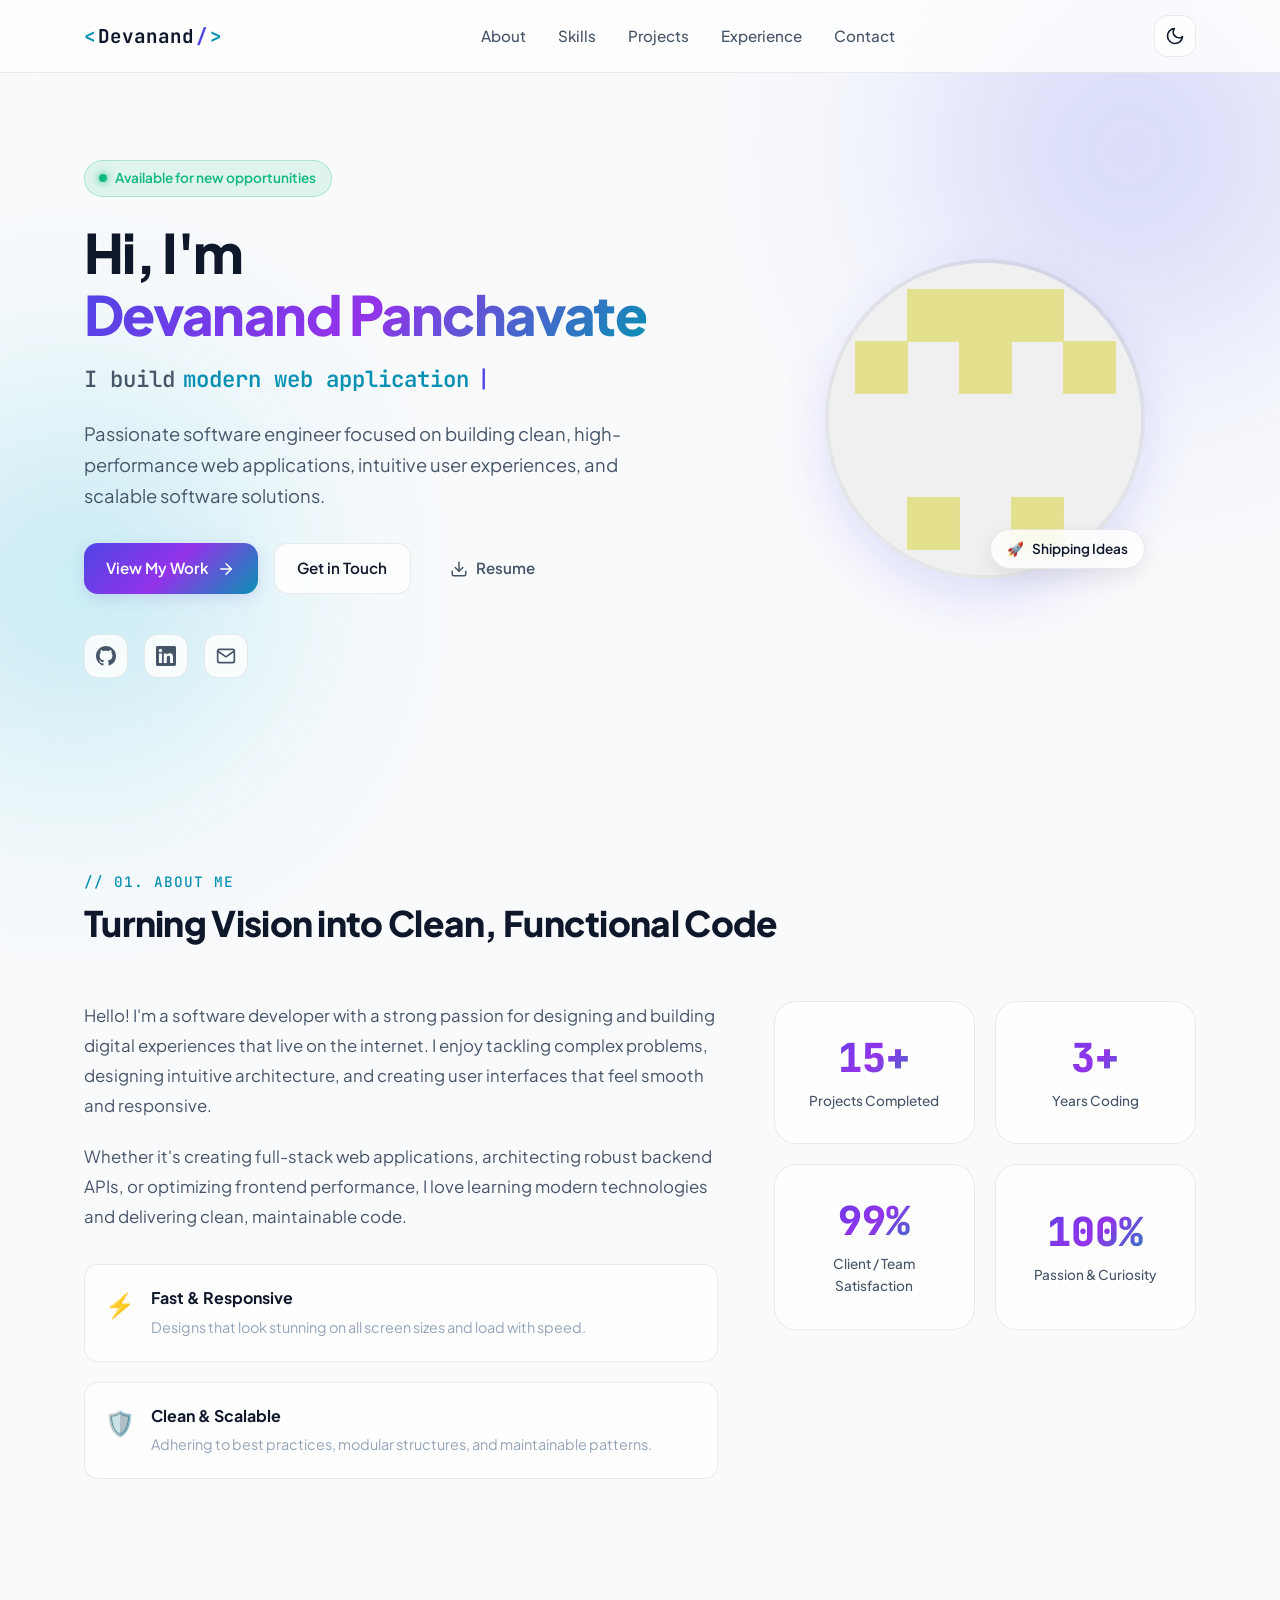
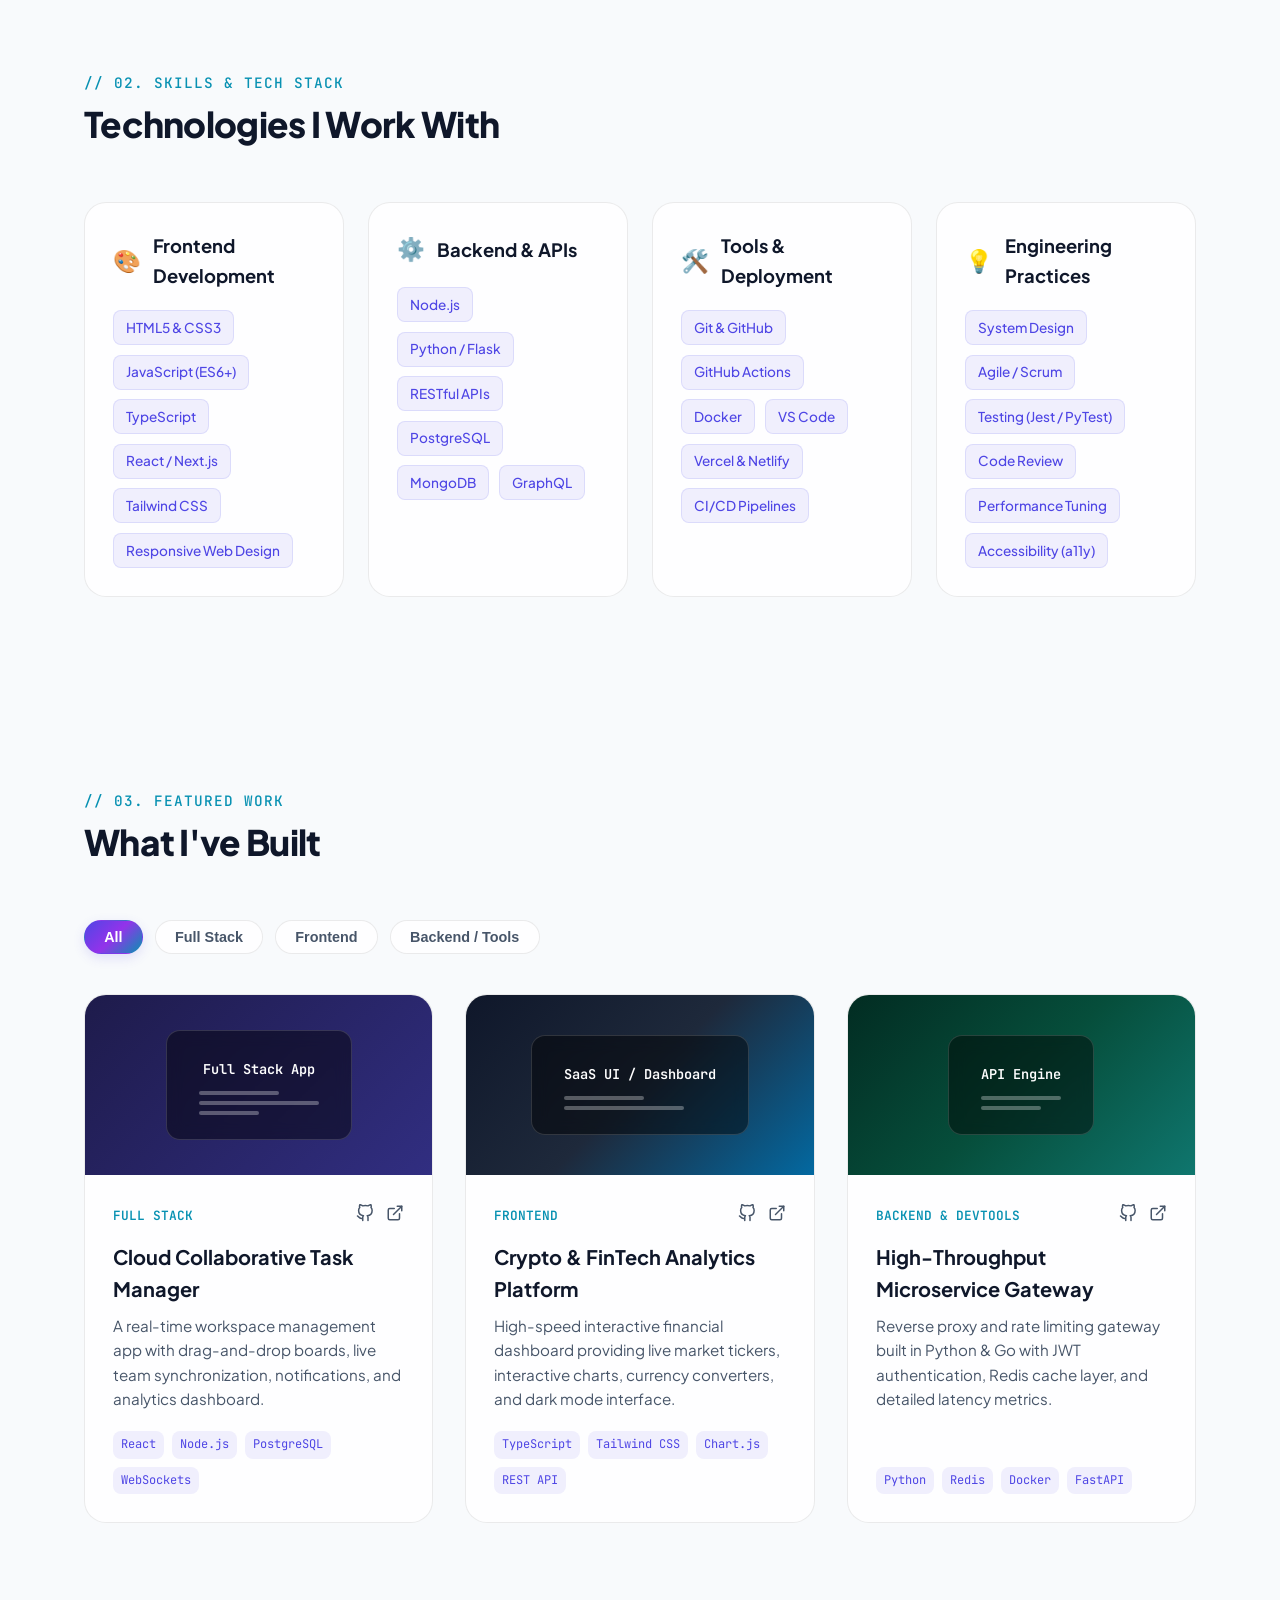
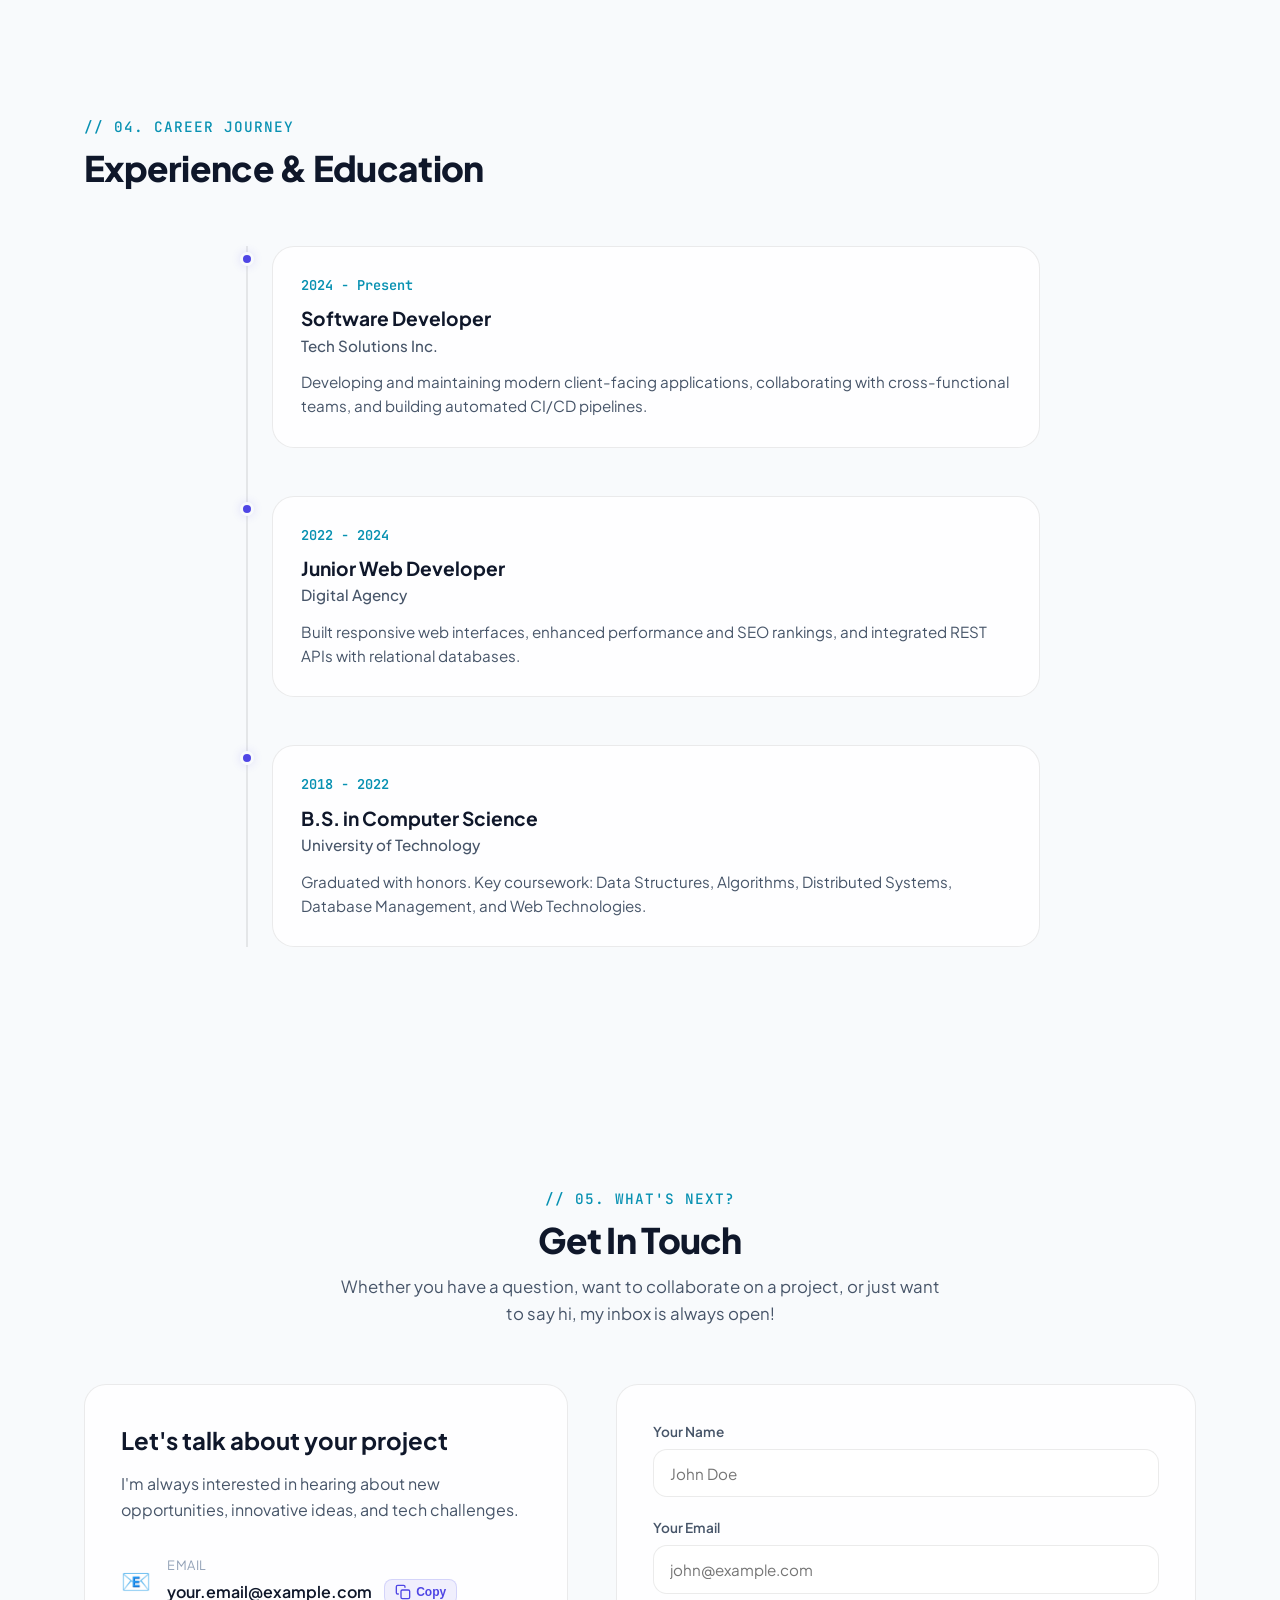
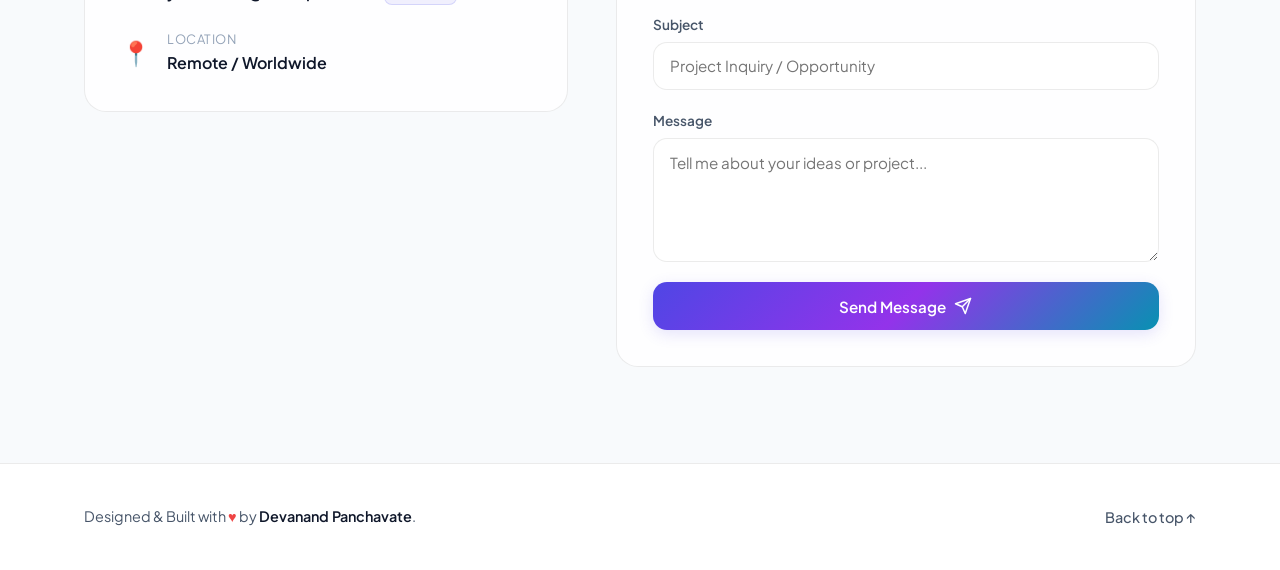
<file: index.html>
<!DOCTYPE html>
<html lang="en" data-theme="dark">
<head>
  <meta charset="UTF-8">
  <meta name="viewport" content="width=device-width, initial-scale=1.0">
  <title>Devanand Panchavate | Software Engineer Portfolio</title>
  <meta name="description" content="Portfolio of Devanand Panchavate - Software Engineer showcasing modern projects, skills, and experience.">
  <!-- Google Fonts -->
  <link rel="preconnect" href="https://fonts.googleapis.com">
  <link rel="preconnect" href="https://fonts.gstatic.com" crossorigin>
  <link href="https://fonts.googleapis.com/css2?family=Plus+Jakarta+Sans:wght@300;400;500;600;700;800&family=JetBrains+Mono:wght@400;500;600&display=swap" rel="stylesheet">
  <!-- Styles -->
  <link rel="stylesheet" href="styles.css">
  <!-- Favicon -->
  <link rel="icon" type="image/svg+xml" href="assets/images/avatar.svg">
</head>
<body>
  <!-- Background Glow Accents -->
  <div class="bg-glow bg-glow-1" aria-hidden="true"></div>
  <div class="bg-glow bg-glow-2" aria-hidden="true"></div>

  <!-- Header / Navigation -->
  <header class="site-header" id="header">
    <div class="container nav-container">
      <a href="#hero" class="brand-logo" aria-label="Home">
        <span class="logo-bracket">&lt;</span>
        <span class="logo-name">Devanand</span>
        <span class="logo-slash">/</span>
        <span class="logo-bracket">&gt;</span>
      </a>

      <!-- Desktop Nav -->
      <nav class="nav-links" id="navLinks" aria-label="Main Navigation">
        <a href="#about" class="nav-link">About</a>
        <a href="#skills" class="nav-link">Skills</a>
        <a href="#projects" class="nav-link">Projects</a>
        <a href="#experience" class="nav-link">Experience</a>
        <a href="#contact" class="nav-link">Contact</a>
      </nav>

      <!-- Action Buttons -->
      <div class="nav-actions">
        <!-- Theme Toggle -->
        <button id="themeToggle" class="icon-btn" aria-label="Toggle dark/light theme" title="Toggle Theme">
          <svg class="sun-icon" viewBox="0 0 24 24" width="20" height="20" fill="none" stroke="currentColor" stroke-width="2" stroke-linecap="round" stroke-linejoin="round">
            <circle cx="12" cy="12" r="5"></circle>
            <line x1="12" y1="1" x2="12" y2="3"></line>
            <line x1="12" y1="21" x2="12" y2="23"></line>
            <line x1="4.22" y1="4.22" x2="5.64" y2="5.64"></line>
            <line x1="18.36" y1="18.36" x2="19.78" y2="19.78"></line>
            <line x1="1" y1="12" x2="3" y2="12"></line>
            <line x1="21" y1="12" x2="23" y2="12"></line>
            <line x1="4.22" y1="19.78" x2="5.64" y2="18.36"></line>
            <line x1="18.36" y1="5.64" x2="19.78" y2="4.22"></line>
          </svg>
          <svg class="moon-icon" viewBox="0 0 24 24" width="20" height="20" fill="none" stroke="currentColor" stroke-width="2" stroke-linecap="round" stroke-linejoin="round">
            <path d="M21 12.79A9 9 0 1 1 11.21 3 7 7 0 0 0 21 12.79z"></path>
          </svg>
        </button>

        <!-- Mobile Menu Hamburger -->
        <button id="mobileMenuBtn" class="icon-btn mobile-menu-toggle" aria-label="Open Navigation Menu" aria-expanded="false">
          <span class="hamburger-bar"></span>
          <span class="hamburger-bar"></span>
          <span class="hamburger-bar"></span>
        </button>
      </div>
    </div>
  </header>

  <!-- Mobile Menu Drawer -->
  <div class="mobile-drawer" id="mobileDrawer" aria-hidden="true">
    <nav class="mobile-nav-links">
      <a href="#about" class="mobile-nav-link">About</a>
      <a href="#skills" class="mobile-nav-link">Skills</a>
      <a href="#projects" class="mobile-nav-link">Projects</a>
      <a href="#experience" class="mobile-nav-link">Experience</a>
      <a href="#contact" class="mobile-nav-link">Contact</a>
    </nav>
  </div>

  <main>
    <!-- HERO SECTION -->
    <section class="section hero-section" id="hero">
      <div class="container hero-container">
        <div class="hero-content">
          <div class="badge-status">
            <span class="status-dot"></span>
            <span>Available for new opportunities</span>
          </div>

          <h1 class="hero-title">
            Hi, I'm <span class="gradient-text hero-name">Devanand Panchavate</span>
          </h1>

          <div class="hero-subtitle-wrapper">
            <span class="hero-static-text">I build</span>
            <span class="typing-text" id="typingText"></span>
            <span class="typing-cursor">|</span>
          </div>

          <p class="hero-description">
            Passionate software engineer focused on building clean, high-performance web applications, intuitive user experiences, and scalable software solutions.
          </p>

          <div class="hero-cta-group">
            <a href="#projects" class="btn btn-primary">
              <span>View My Work</span>
              <svg viewBox="0 0 24 24" width="18" height="18" fill="none" stroke="currentColor" stroke-width="2" stroke-linecap="round" stroke-linejoin="round">
                <line x1="5" y1="12" x2="19" y2="12"></line>
                <polyline points="12 5 19 12 12 19"></polyline>
              </svg>
            </a>
            <a href="#contact" class="btn btn-secondary">
              <span>Get in Touch</span>
            </a>
            <a href="#about" class="btn btn-ghost" id="resumeLink" download>
              <svg viewBox="0 0 24 24" width="18" height="18" fill="none" stroke="currentColor" stroke-width="2" stroke-linecap="round" stroke-linejoin="round">
                <path d="M21 15v4a2 2 0 0 1-2 2H5a2 2 0 0 1-2-2v-4"></path>
                <polyline points="7 10 12 15 17 10"></polyline>
                <line x1="12" y1="15" x2="12" y2="3"></line>
              </svg>
              <span>Resume</span>
            </a>
          </div>

          <div class="hero-socials">
            <a href="https://github.com/panchavated" target="_blank" rel="noopener noreferrer" class="social-link" aria-label="GitHub">
              <svg viewBox="0 0 24 24" width="20" height="20" fill="currentColor">
                <path d="M12 0C5.37 0 0 5.37 0 12c0 5.31 3.435 9.795 8.205 11.385.6.105.825-.255.825-.57 0-.285-.015-1.23-.015-2.235-3.015.555-3.795-.735-4.035-1.41-.135-.345-.72-1.41-1.23-1.695-.42-.225-1.02-.78-.015-.795.945-.015 1.62.87 1.845 1.23 1.08 1.815 2.805 1.305 3.495.99.105-.78.42-1.305.765-1.605-2.67-.3-5.46-1.335-5.46-5.925 0-1.305.465-2.385 1.23-3.225-.12-.3-.54-1.53.12-3.18 0 0 1.005-.315 3.3 1.23.96-.27 1.98-.405 3-.405s2.04.135 3 .405c2.295-1.56 3.3-1.23 3.3-1.23.66 1.65.24 2.88.12 3.18.765.84 1.23 1.905 1.23 3.225 0 4.605-2.805 5.625-5.475 5.925.435.375.81 1.095.81 2.22 0 1.605-.015 2.895-.015 3.3 0 .315.225.69.825.57A12.02 12.02 0 0024 12c0-6.63-5.37-12-12-12z"/>
              </svg>
            </a>
            <a href="https://linkedin.com" target="_blank" rel="noopener noreferrer" class="social-link" aria-label="LinkedIn">
              <svg viewBox="0 0 24 24" width="20" height="20" fill="currentColor">
                <path d="M20.447 20.452h-3.554v-5.569c0-1.328-.027-3.037-1.852-3.037-1.853 0-2.136 1.445-2.136 2.939v5.667H9.351V9h3.414v1.561h.046c.477-.9 1.637-1.85 3.37-1.85 3.601 0 4.267 2.37 4.267 5.455v6.286zM5.337 7.433c-1.144 0-2.063-.926-2.063-2.065 0-1.138.92-2.063 2.063-2.063 1.14 0 2.064.925 2.064 2.063 0 1.139-.925 2.065-2.064 2.065zm1.782 13.019H3.555V9h3.564v11.452zM22.225 0H1.771C.792 0 0 .774 0 1.729v20.542C0 23.227.792 24 1.771 24h20.451c.979 0 1.778-.773 1.778-1.729V1.73C24 .774 23.205 0 22.225 0z"/>
              </svg>
            </a>
            <a href="mailto:your.email@example.com" class="social-link" aria-label="Email">
              <svg viewBox="0 0 24 24" width="20" height="20" fill="none" stroke="currentColor" stroke-width="2" stroke-linecap="round" stroke-linejoin="round">
                <path d="M4 4h16c1.1 0 2 .9 2 2v12c0 1.1-.9 2-2 2H4c-1.1 0-2-.9-2-2V6c0-1.1.9-2 2-2z"></path>
                <polyline points="22,6 12,13 2,6"></polyline>
              </svg>
            </a>
          </div>
        </div>

        <div class="hero-image-wrapper">
          <div class="hero-avatar-frame">
            <img src="assets/images/avatar.png" alt="Devanand Panchavate" class="hero-avatar-img" onerror="this.src='assets/images/avatar.svg'">
            <div class="avatar-badge">
              <span class="badge-icon">🚀</span>
              <span class="badge-text">Shipping Ideas</span>
            </div>
          </div>
        </div>
      </div>
    </section>

    <!-- ABOUT SECTION -->
    <section class="section about-section" id="about">
      <div class="container">
        <div class="section-header">
          <span class="section-tag">// 01. About Me</span>
          <h2 class="section-title">Turning Vision into Clean, Functional Code</h2>
        </div>

        <div class="about-grid">
          <div class="about-text">
            <p>
              Hello! I'm a software developer with a strong passion for designing and building digital experiences that live on the internet. I enjoy tackling complex problems, designing intuitive architecture, and creating user interfaces that feel smooth and responsive.
            </p>
            <p>
              Whether it's creating full-stack web applications, architecting robust backend APIs, or optimizing frontend performance, I love learning modern technologies and delivering clean, maintainable code.
            </p>
            <div class="about-highlights">
              <div class="highlight-item">
                <span class="highlight-icon">⚡</span>
                <div>
                  <h4>Fast & Responsive</h4>
                  <p>Designs that look stunning on all screen sizes and load with speed.</p>
                </div>
              </div>
              <div class="highlight-item">
                <span class="highlight-icon">🛡️</span>
                <div>
                  <h4>Clean & Scalable</h4>
                  <p>Adhering to best practices, modular structures, and maintainable patterns.</p>
                </div>
              </div>
            </div>
          </div>

          <!-- Stats Cards -->
          <div class="about-stats-cards">
            <div class="stat-card">
              <span class="stat-number" data-target="15">15+</span>
              <span class="stat-label">Projects Completed</span>
            </div>
            <div class="stat-card">
              <span class="stat-number" data-target="3">3+</span>
              <span class="stat-label">Years Coding</span>
            </div>
            <div class="stat-card">
              <span class="stat-number" data-target="99">99%</span>
              <span class="stat-label">Client / Team Satisfaction</span>
            </div>
            <div class="stat-card">
              <span class="stat-number" data-target="100">100%</span>
              <span class="stat-label">Passion & Curiosity</span>
            </div>
          </div>
        </div>
      </div>
    </section>

    <!-- SKILLS SECTION -->
    <section class="section skills-section" id="skills">
      <div class="container">
        <div class="section-header">
          <span class="section-tag">// 02. Skills & Tech Stack</span>
          <h2 class="section-title">Technologies I Work With</h2>
        </div>

        <div class="skills-categories-grid">
          <!-- Category 1: Frontend -->
          <div class="skill-category-card">
            <div class="category-header">
              <span class="category-icon">🎨</span>
              <h3 class="category-title">Frontend Development</h3>
            </div>
            <div class="skill-tags">
              <span class="skill-tag">HTML5 & CSS3</span>
              <span class="skill-tag">JavaScript (ES6+)</span>
              <span class="skill-tag">TypeScript</span>
              <span class="skill-tag">React / Next.js</span>
              <span class="skill-tag">Tailwind CSS</span>
              <span class="skill-tag">Responsive Web Design</span>
            </div>
          </div>

          <!-- Category 2: Backend -->
          <div class="skill-category-card">
            <div class="category-header">
              <span class="category-icon">⚙️</span>
              <h3 class="category-title">Backend & APIs</h3>
            </div>
            <div class="skill-tags">
              <span class="skill-tag">Node.js</span>
              <span class="skill-tag">Python / Flask</span>
              <span class="skill-tag">RESTful APIs</span>
              <span class="skill-tag">PostgreSQL</span>
              <span class="skill-tag">MongoDB</span>
              <span class="skill-tag">GraphQL</span>
            </div>
          </div>

          <!-- Category 3: Tools & DevOps -->
          <div class="skill-category-card">
            <div class="category-header">
              <span class="category-icon">🛠️</span>
              <h3 class="category-title">Tools & Deployment</h3>
            </div>
            <div class="skill-tags">
              <span class="skill-tag">Git & GitHub</span>
              <span class="skill-tag">GitHub Actions</span>
              <span class="skill-tag">Docker</span>
              <span class="skill-tag">VS Code</span>
              <span class="skill-tag">Vercel & Netlify</span>
              <span class="skill-tag">CI/CD Pipelines</span>
            </div>
          </div>

          <!-- Category 4: Practices & Soft Skills -->
          <div class="skill-category-card">
            <div class="category-header">
              <span class="category-icon">💡</span>
              <h3 class="category-title">Engineering Practices</h3>
            </div>
            <div class="skill-tags">
              <span class="skill-tag">System Design</span>
              <span class="skill-tag">Agile / Scrum</span>
              <span class="skill-tag">Testing (Jest / PyTest)</span>
              <span class="skill-tag">Code Review</span>
              <span class="skill-tag">Performance Tuning</span>
              <span class="skill-tag">Accessibility (a11y)</span>
            </div>
          </div>
        </div>
      </div>
    </section>

    <!-- PROJECTS SECTION -->
    <section class="section projects-section" id="projects">
      <div class="container">
        <div class="section-header">
          <span class="section-tag">// 03. Featured Work</span>
          <h2 class="section-title">What I've Built</h2>
        </div>

        <!-- Filter Buttons -->
        <div class="project-filters" role="tablist" aria-label="Filter Projects">
          <button class="filter-btn active" data-filter="all">All</button>
          <button class="filter-btn" data-filter="fullstack">Full Stack</button>
          <button class="filter-btn" data-filter="frontend">Frontend</button>
          <button class="filter-btn" data-filter="backend">Backend / Tools</button>
        </div>

        <div class="projects-grid" id="projectsGrid">
          <!-- Project 1 -->
          <article class="project-card" data-category="fullstack">
            <div class="project-preview">
              <div class="project-preview-mockup">
                <span class="mockup-tag">Full Stack App</span>
                <div class="mockup-code-lines">
                  <span class="line line-1"></span>
                  <span class="line line-2"></span>
                  <span class="line line-3"></span>
                </div>
              </div>
            </div>
            <div class="project-info">
              <div class="project-meta">
                <span class="project-type">Full Stack</span>
                <div class="project-links">
                  <a href="https://github.com" target="_blank" rel="noopener noreferrer" aria-label="GitHub Repository">
                    <svg viewBox="0 0 24 24" width="18" height="18" fill="none" stroke="currentColor" stroke-width="2" stroke-linecap="round" stroke-linejoin="round"><path d="M9 19c-5 1.5-5-2.5-7-3m14 6v-3.87a3.37 3.37 0 0 0-.94-2.61c3.14-.35 6.44-1.54 6.44-7A5.44 5.44 0 0 0 20 4.77 5.07 5.07 0 0 0 19.91 1S18.73.65 16 2.48a13.38 13.38 0 0 0-7 0C6.27.65 5.09 1 5.09 1A5.07 5.07 0 0 0 5 4.77a5.44 5.44 0 0 0-1.5 3.78c0 5.42 3.3 6.61 6.44 7A3.37 3.37 0 0 0 9 18.13V22"></path></svg>
                  </a>
                  <a href="#" target="_blank" rel="noopener noreferrer" aria-label="Live Demo">
                    <svg viewBox="0 0 24 24" width="18" height="18" fill="none" stroke="currentColor" stroke-width="2" stroke-linecap="round" stroke-linejoin="round"><path d="M18 13v6a2 2 0 0 1-2 2H5a2 2 0 0 1-2-2V8a2 2 0 0 1 2-2h6"></path><polyline points="15 3 21 3 21 9"></polyline><line x1="10" y1="14" x2="21" y2="3"></line></svg>
                  </a>
                </div>
              </div>
              <h3 class="project-title">Cloud Collaborative Task Manager</h3>
              <p class="project-desc">
                A real-time workspace management app with drag-and-drop boards, live team synchronization, notifications, and analytics dashboard.
              </p>
              <div class="project-tags">
                <span class="tag">React</span>
                <span class="tag">Node.js</span>
                <span class="tag">PostgreSQL</span>
                <span class="tag">WebSockets</span>
              </div>
            </div>
          </article>

          <!-- Project 2 -->
          <article class="project-card" data-category="frontend">
            <div class="project-preview preview-gradient-2">
              <div class="project-preview-mockup">
                <span class="mockup-tag">SaaS UI / Dashboard</span>
                <div class="mockup-code-lines">
                  <span class="line line-1"></span>
                  <span class="line line-2"></span>
                </div>
              </div>
            </div>
            <div class="project-info">
              <div class="project-meta">
                <span class="project-type">Frontend</span>
                <div class="project-links">
                  <a href="https://github.com" target="_blank" rel="noopener noreferrer" aria-label="GitHub Repository">
                    <svg viewBox="0 0 24 24" width="18" height="18" fill="none" stroke="currentColor" stroke-width="2" stroke-linecap="round" stroke-linejoin="round"><path d="M9 19c-5 1.5-5-2.5-7-3m14 6v-3.87a3.37 3.37 0 0 0-.94-2.61c3.14-.35 6.44-1.54 6.44-7A5.44 5.44 0 0 0 20 4.77 5.07 5.07 0 0 0 19.91 1S18.73.65 16 2.48a13.38 13.38 0 0 0-7 0C6.27.65 5.09 1 5.09 1A5.07 5.07 0 0 0 5 4.77a5.44 5.44 0 0 0-1.5 3.78c0 5.42 3.3 6.61 6.44 7A3.37 3.37 0 0 0 9 18.13V22"></path></svg>
                  </a>
                  <a href="#" target="_blank" rel="noopener noreferrer" aria-label="Live Demo">
                    <svg viewBox="0 0 24 24" width="18" height="18" fill="none" stroke="currentColor" stroke-width="2" stroke-linecap="round" stroke-linejoin="round"><path d="M18 13v6a2 2 0 0 1-2 2H5a2 2 0 0 1-2-2V8a2 2 0 0 1 2-2h6"></path><polyline points="15 3 21 3 21 9"></polyline><line x1="10" y1="14" x2="21" y2="3"></line></svg>
                  </a>
                </div>
              </div>
              <h3 class="project-title">Crypto & FinTech Analytics Platform</h3>
              <p class="project-desc">
                High-speed interactive financial dashboard providing live market tickers, interactive charts, currency converters, and dark mode interface.
              </p>
              <div class="project-tags">
                <span class="tag">TypeScript</span>
                <span class="tag">Tailwind CSS</span>
                <span class="tag">Chart.js</span>
                <span class="tag">REST API</span>
              </div>
            </div>
          </article>

          <!-- Project 3 -->
          <article class="project-card" data-category="backend">
            <div class="project-preview preview-gradient-3">
              <div class="project-preview-mockup">
                <span class="mockup-tag">API Engine</span>
                <div class="mockup-code-lines">
                  <span class="line line-1"></span>
                  <span class="line line-3"></span>
                </div>
              </div>
            </div>
            <div class="project-info">
              <div class="project-meta">
                <span class="project-type">Backend & DevTools</span>
                <div class="project-links">
                  <a href="https://github.com" target="_blank" rel="noopener noreferrer" aria-label="GitHub Repository">
                    <svg viewBox="0 0 24 24" width="18" height="18" fill="none" stroke="currentColor" stroke-width="2" stroke-linecap="round" stroke-linejoin="round"><path d="M9 19c-5 1.5-5-2.5-7-3m14 6v-3.87a3.37 3.37 0 0 0-.94-2.61c3.14-.35 6.44-1.54 6.44-7A5.44 5.44 0 0 0 20 4.77 5.07 5.07 0 0 0 19.91 1S18.73.65 16 2.48a13.38 13.38 0 0 0-7 0C6.27.65 5.09 1 5.09 1A5.07 5.07 0 0 0 5 4.77a5.44 5.44 0 0 0-1.5 3.78c0 5.42 3.3 6.61 6.44 7A3.37 3.37 0 0 0 9 18.13V22"></path></svg>
                  </a>
                  <a href="#" target="_blank" rel="noopener noreferrer" aria-label="Live Demo">
                    <svg viewBox="0 0 24 24" width="18" height="18" fill="none" stroke="currentColor" stroke-width="2" stroke-linecap="round" stroke-linejoin="round"><path d="M18 13v6a2 2 0 0 1-2 2H5a2 2 0 0 1-2-2V8a2 2 0 0 1 2-2h6"></path><polyline points="15 3 21 3 21 9"></polyline><line x1="10" y1="14" x2="21" y2="3"></line></svg>
                  </a>
                </div>
              </div>
              <h3 class="project-title">High-Throughput Microservice Gateway</h3>
              <p class="project-desc">
                Reverse proxy and rate limiting gateway built in Python & Go with JWT authentication, Redis cache layer, and detailed latency metrics.
              </p>
              <div class="project-tags">
                <span class="tag">Python</span>
                <span class="tag">Redis</span>
                <span class="tag">Docker</span>
                <span class="tag">FastAPI</span>
              </div>
            </div>
          </article>
        </div>
      </div>
    </section>

    <!-- EXPERIENCE & EDUCATION -->
    <section class="section experience-section" id="experience">
      <div class="container">
        <div class="section-header">
          <span class="section-tag">// 04. Career Journey</span>
          <h2 class="section-title">Experience & Education</h2>
        </div>

        <div class="timeline">
          <!-- Item 1 -->
          <div class="timeline-item">
            <div class="timeline-marker"></div>
            <div class="timeline-content">
              <span class="timeline-period">2024 - Present</span>
              <h3 class="timeline-role">Software Developer</h3>
              <h4 class="timeline-company">Tech Solutions Inc.</h4>
              <p>
                Developing and maintaining modern client-facing applications, collaborating with cross-functional teams, and building automated CI/CD pipelines.
              </p>
            </div>
          </div>

          <!-- Item 2 -->
          <div class="timeline-item">
            <div class="timeline-marker"></div>
            <div class="timeline-content">
              <span class="timeline-period">2022 - 2024</span>
              <h3 class="timeline-role">Junior Web Developer</h3>
              <h4 class="timeline-company">Digital Agency</h4>
              <p>
                Built responsive web interfaces, enhanced performance and SEO rankings, and integrated REST APIs with relational databases.
              </p>
            </div>
          </div>

          <!-- Item 3 -->
          <div class="timeline-item">
            <div class="timeline-marker"></div>
            <div class="timeline-content">
              <span class="timeline-period">2018 - 2022</span>
              <h3 class="timeline-role">B.S. in Computer Science</h3>
              <h4 class="timeline-company">University of Technology</h4>
              <p>
                Graduated with honors. Key coursework: Data Structures, Algorithms, Distributed Systems, Database Management, and Web Technologies.
              </p>
            </div>
          </div>
        </div>
      </div>
    </section>

    <!-- CONTACT SECTION -->
    <section class="section contact-section" id="contact">
      <div class="container">
        <div class="section-header text-center">
          <span class="section-tag">// 05. What's Next?</span>
          <h2 class="section-title">Get In Touch</h2>
          <p class="section-subtitle">
            Whether you have a question, want to collaborate on a project, or just want to say hi, my inbox is always open!
          </p>
        </div>

        <div class="contact-wrapper">
          <div class="contact-info-card">
            <h3>Let's talk about your project</h3>
            <p>I'm always interested in hearing about new opportunities, innovative ideas, and tech challenges.</p>

            <div class="contact-direct-items">
              <div class="contact-direct-item">
                <span class="contact-icon">📧</span>
                <div class="contact-details">
                  <span class="label">Email</span>
                  <div class="email-copy-wrapper">
                    <a href="mailto:your.email@example.com" class="value" id="displayEmail">your.email@example.com</a>
                    <button class="btn-copy" id="copyEmailBtn" title="Copy email address">
                      <svg viewBox="0 0 24 24" width="16" height="16" fill="none" stroke="currentColor" stroke-width="2" stroke-linecap="round" stroke-linejoin="round">
                        <rect x="9" y="9" width="13" height="13" rx="2" ry="2"></rect>
                        <path d="M5 15H4a2 2 0 0 1-2-2V4a2 2 0 0 1 2-2h9a2 2 0 0 1 2 2v1"></path>
                      </svg>
                      <span class="copy-text">Copy</span>
                    </button>
                  </div>
                </div>
              </div>

              <div class="contact-direct-item">
                <span class="contact-icon">📍</span>
                <div class="contact-details">
                  <span class="label">Location</span>
                  <span class="value">Remote / Worldwide</span>
                </div>
              </div>
            </div>
          </div>

          <!-- Contact Form -->
          <form class="contact-form" id="contactForm">
            <div class="form-group">
              <label for="name">Your Name</label>
              <input type="text" id="name" name="name" placeholder="John Doe" required>
            </div>
            <div class="form-group">
              <label for="email">Your Email</label>
              <input type="email" id="email" name="email" placeholder="john@example.com" required>
            </div>
            <div class="form-group">
              <label for="subject">Subject</label>
              <input type="text" id="subject" name="subject" placeholder="Project Inquiry / Opportunity" required>
            </div>
            <div class="form-group">
              <label for="message">Message</label>
              <textarea id="message" name="message" rows="5" placeholder="Tell me about your ideas or project..." required></textarea>
            </div>
            <button type="submit" class="btn btn-primary btn-submit">
              <span>Send Message</span>
              <svg viewBox="0 0 24 24" width="18" height="18" fill="none" stroke="currentColor" stroke-width="2" stroke-linecap="round" stroke-linejoin="round">
                <line x1="22" y1="2" x2="11" y2="13"></line>
                <polygon points="22 2 15 22 11 13 2 9 22 2"></polygon>
              </svg>
            </button>
            <div class="form-feedback" id="formFeedback" role="status"></div>
          </form>
        </div>
      </div>
    </section>
  </main>

  <!-- FOOTER -->
  <footer class="site-footer">
    <div class="container footer-container">
      <p class="footer-copy">
        Designed & Built with <span class="heart-icon">♥</span> by <span class="footer-author">Devanand Panchavate</span>.
      </p>
      <div class="footer-links">
        <a href="#hero">Back to top ↑</a>
      </div>
    </div>
  </footer>

  <!-- Toast Notification -->
  <div class="toast" id="toast" role="alert" aria-live="polite"></div>

  <!-- Scripts -->
  <script src="script.js"></script>
</body>
</html>
</file>
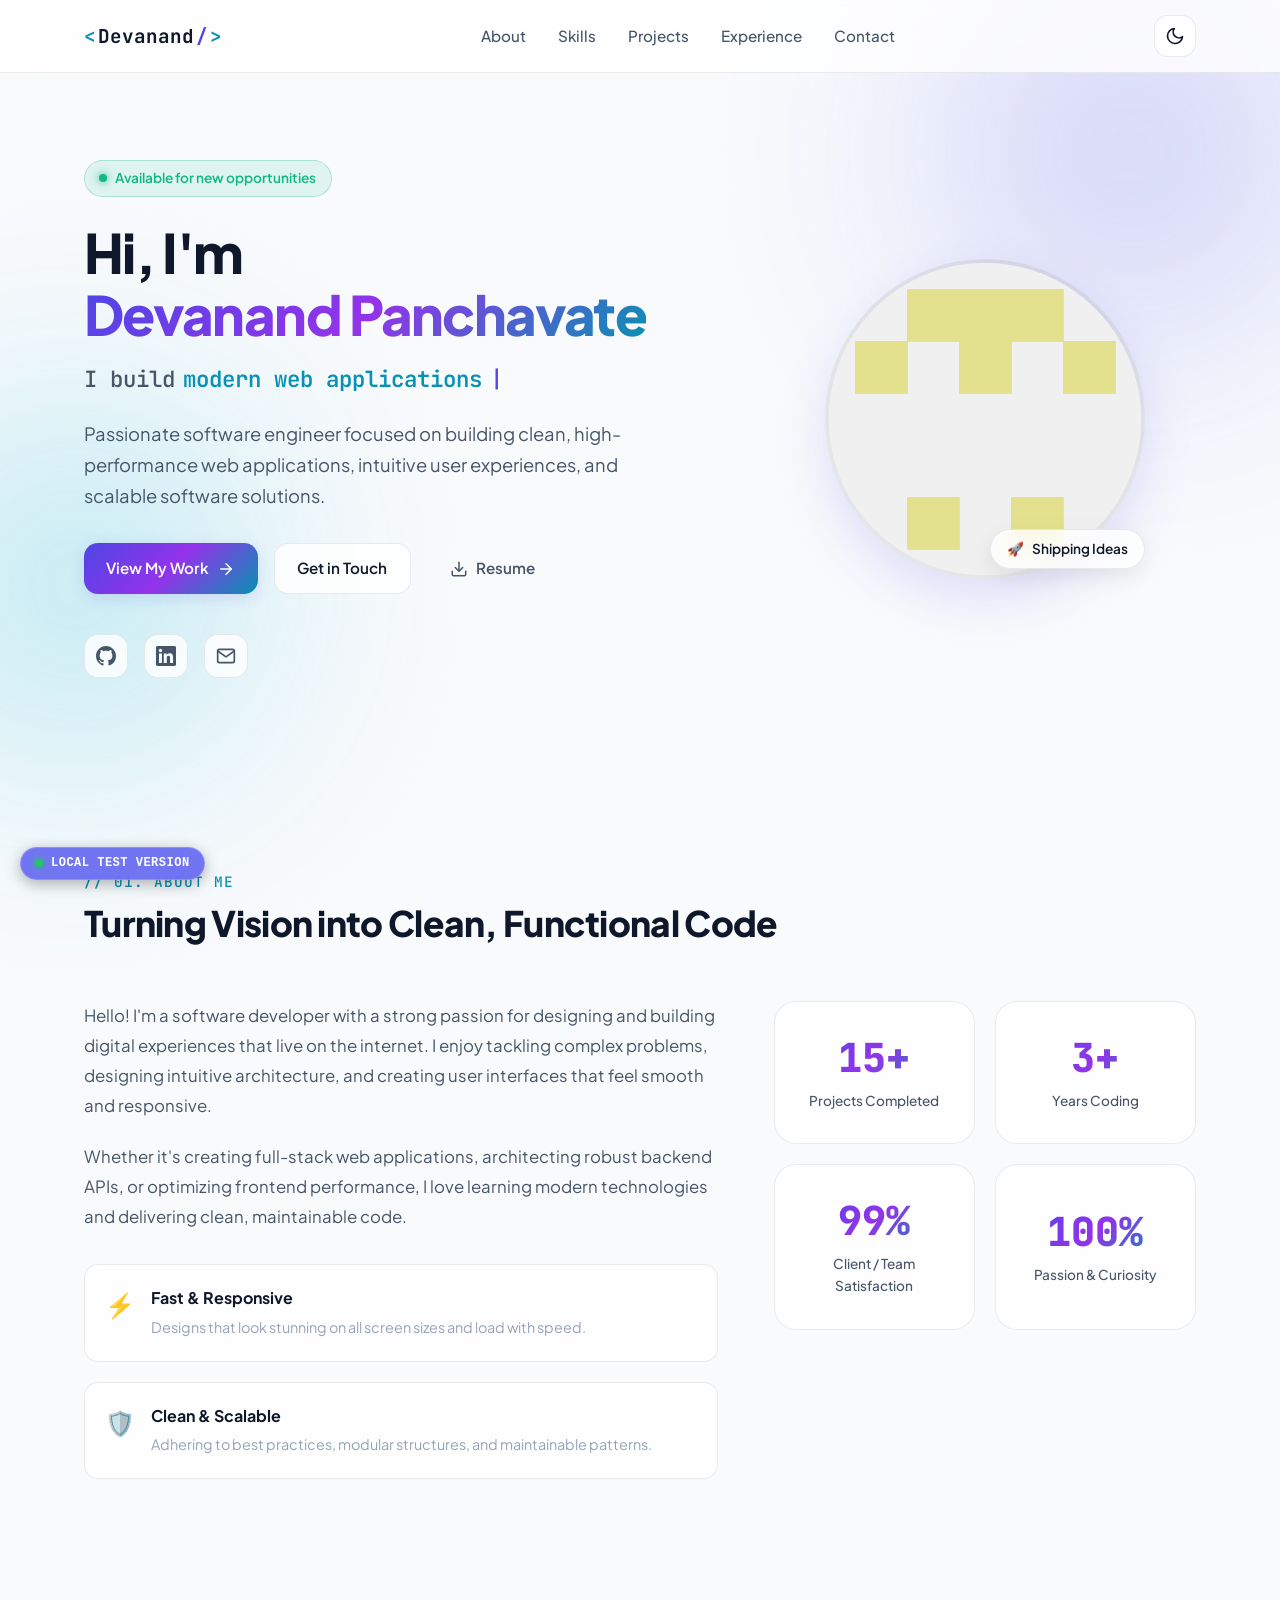
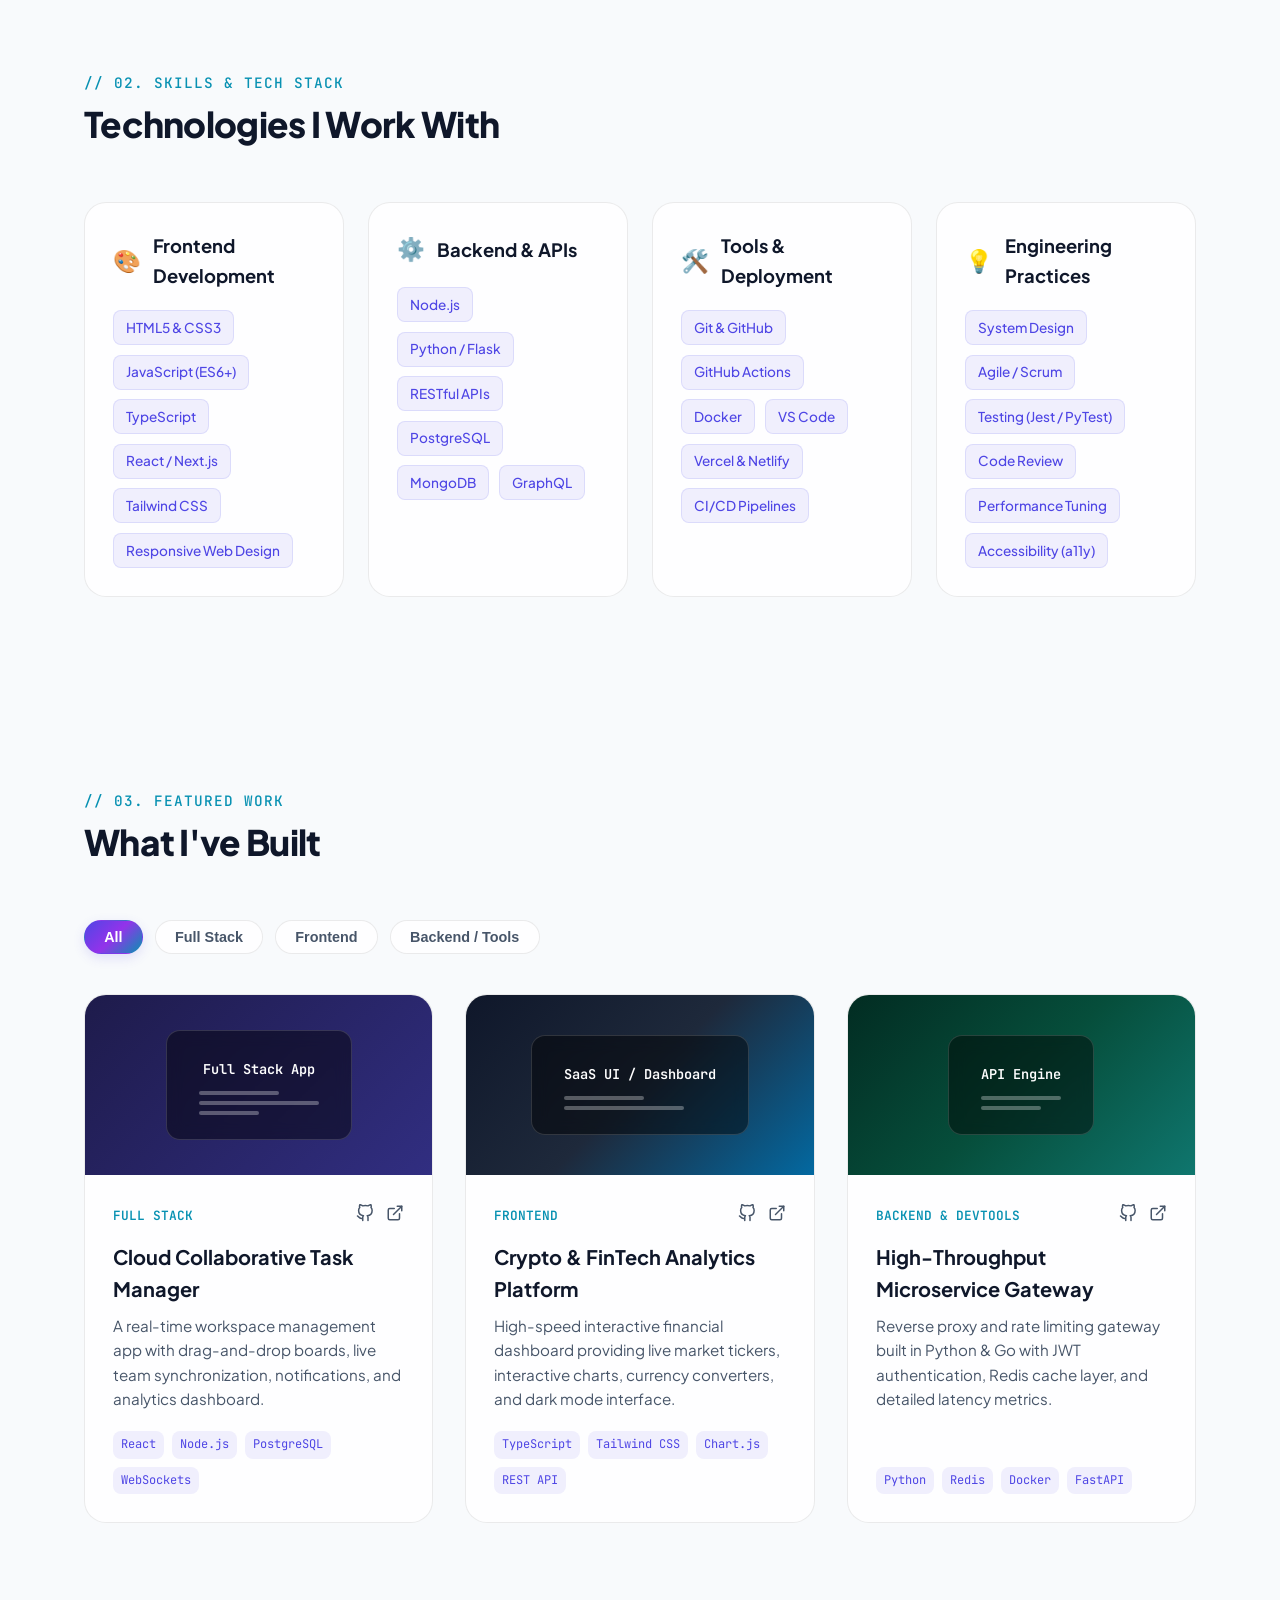
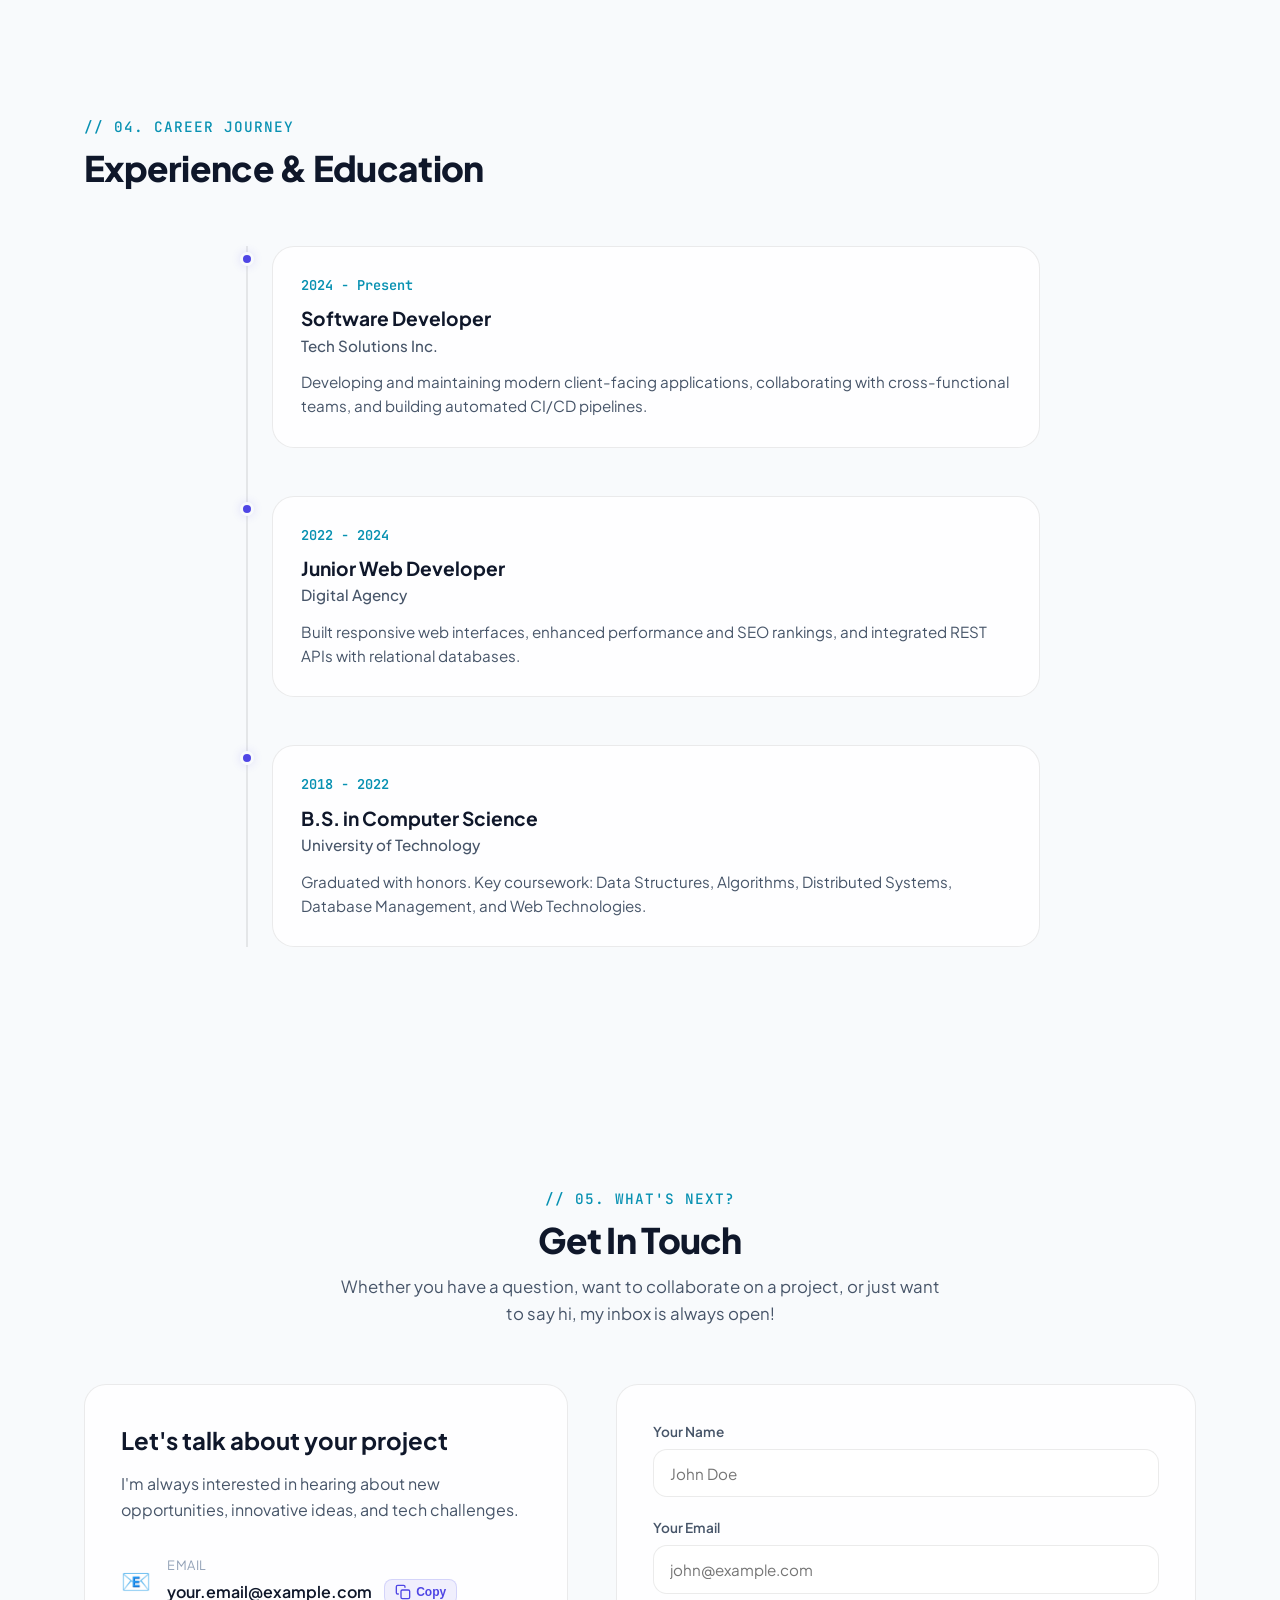
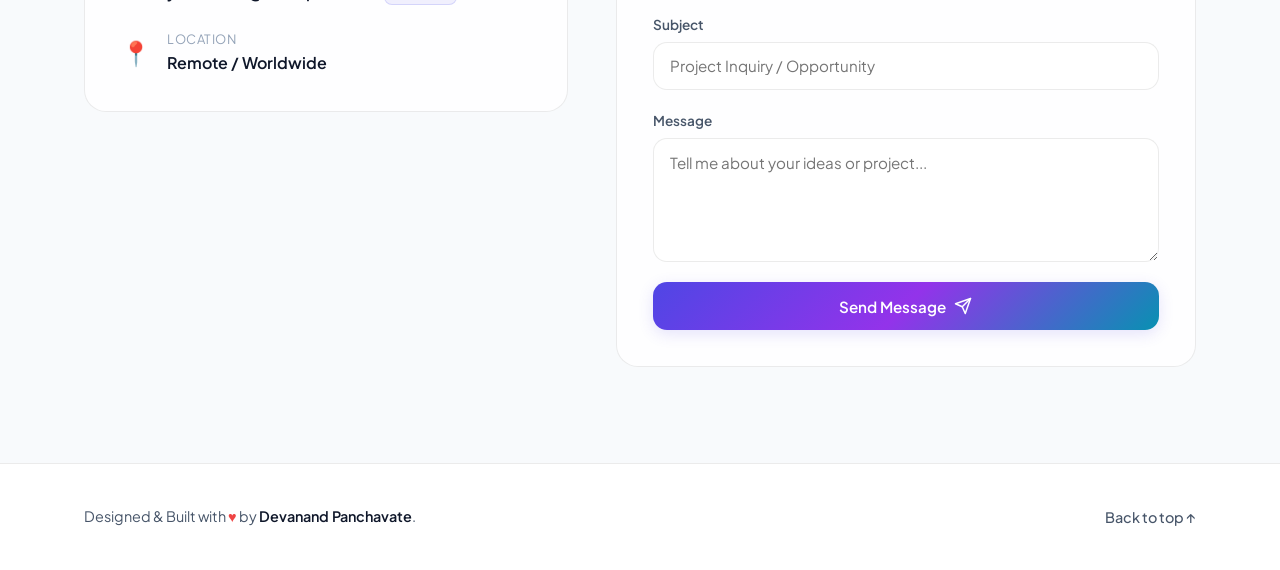
<file: test-standalone.html>
<!DOCTYPE html>
<html lang="en" data-theme="dark">
<head>
  <meta charset="UTF-8">
  <meta name="viewport" content="width=device-width, initial-scale=1.0">
  <title>Devanand Panchavate | Software Engineer Portfolio</title>
  <meta name="description" content="Portfolio of Devanand Panchavate - Software Engineer showcasing modern projects, skills, and experience.">
  <!-- Google Fonts -->
  <link rel="preconnect" href="https://fonts.googleapis.com">
  <link rel="preconnect" href="https://fonts.gstatic.com" crossorigin>
  <link href="https://fonts.googleapis.com/css2?family=Plus+Jakarta+Sans:wght@300;400;500;600;700;800&family=JetBrains+Mono:wght@400;500;600&display=swap" rel="stylesheet">
  <!-- Styles -->
  <style>
/* ==========================================================================
   Modern Developer Portfolio - Design System & Stylesheet
   ========================================================================== */

/* --- CSS Variables & Theme Tokens --- */
:root {
  /* Light Theme (Default fallback) */
  --bg-primary: #0a0b10;
  --bg-secondary: #12131c;
  --bg-card: rgba(26, 27, 38, 0.65);
  --bg-card-hover: rgba(35, 37, 52, 0.85);
  --bg-glass: rgba(18, 19, 28, 0.7);

  --border-color: rgba(255, 255, 255, 0.08);
  --border-hover: rgba(99, 102, 241, 0.4);

  --text-primary: #f1f5f9;
  --text-secondary: #94a3b8;
  --text-muted: #64748b;

  --accent-primary: #6366f1;
  --accent-secondary: #06b6d4;
  --accent-gradient: linear-gradient(135deg, #6366f1 0%, #a855f7 50%, #06b6d4 100%);
  --accent-glow: rgba(99, 102, 241, 0.25);

  --tag-bg: rgba(99, 102, 241, 0.12);
  --tag-text: #818cf8;

  --font-sans: 'Plus Jakarta Sans', -apple-system, BlinkMacSystemFont, 'Segoe UI', Roboto, sans-serif;
  --font-mono: 'JetBrains Mono', monospace;

  --radius-sm: 8px;
  --radius-md: 14px;
  --radius-lg: 22px;
  --radius-full: 9999px;

  --shadow-sm: 0 2px 8px rgba(0, 0, 0, 0.15);
  --shadow-md: 0 8px 24px rgba(0, 0, 0, 0.25);
  --shadow-lg: 0 16px 40px rgba(0, 0, 0, 0.35);

  --transition-fast: 0.2s cubic-bezier(0.16, 1, 0.3, 1);
  --transition-normal: 0.3s cubic-bezier(0.16, 1, 0.3, 1);
}

[data-theme="light"] {
  --bg-primary: #f8fafc;
  --bg-secondary: #ffffff;
  --bg-card: rgba(255, 255, 255, 0.8);
  --bg-card-hover: #ffffff;
  --bg-glass: rgba(255, 255, 255, 0.8);

  --border-color: rgba(0, 0, 0, 0.08);
  --border-hover: rgba(99, 102, 241, 0.5);

  --text-primary: #0f172a;
  --text-secondary: #475569;
  --text-muted: #94a3b8;

  --accent-primary: #4f46e5;
  --accent-secondary: #0891b2;
  --accent-gradient: linear-gradient(135deg, #4f46e5 0%, #9333ea 50%, #0891b2 100%);
  --accent-glow: rgba(79, 70, 229, 0.15);

  --tag-bg: rgba(79, 70, 229, 0.08);
  --tag-text: #4f46e5;

  --shadow-sm: 0 2px 8px rgba(0, 0, 0, 0.04);
  --shadow-md: 0 8px 24px rgba(0, 0, 0, 0.08);
  --shadow-lg: 0 16px 40px rgba(0, 0, 0, 0.12);
}

/* --- Base & Reset --- */
*, *::before, *::after {
  box-sizing: border-box;
  margin: 0;
  padding: 0;
}

html {
  scroll-behavior: smooth;
  font-size: 16px;
}

body {
  font-family: var(--font-sans);
  background-color: var(--bg-primary);
  color: var(--text-primary);
  line-height: 1.6;
  overflow-x: hidden;
  transition: background-color var(--transition-normal), color var(--transition-normal);
  position: relative;
}

/* Background Atmospheric Glows */
.bg-glow {
  position: fixed;
  border-radius: 50%;
  filter: blur(120px);
  pointer-events: none;
  z-index: 0;
  opacity: 0.45;
}

.bg-glow-1 {
  width: 500px;
  height: 500px;
  background: radial-gradient(circle, #6366f1 0%, transparent 70%);
  top: -100px;
  right: -100px;
}

.bg-glow-2 {
  width: 450px;
  height: 450px;
  background: radial-gradient(circle, #06b6d4 0%, transparent 70%);
  bottom: 10%;
  left: -150px;
}

/* Container */
.container {
  width: 100%;
  max-width: 1160px;
  margin: 0 auto;
  padding: 0 1.5rem;
  position: relative;
  z-index: 1;
}

/* Typography Helpers */
.gradient-text {
  background: var(--accent-gradient);
  -webkit-background-clip: text;
  -webkit-text-fill-color: transparent;
  display: inline-block;
}

.text-center {
  text-align: center;
}

/* --- Header & Navigation --- */
.site-header {
  position: fixed;
  top: 0;
  left: 0;
  width: 100%;
  z-index: 100;
  backdrop-filter: blur(16px);
  -webkit-backdrop-filter: blur(16px);
  background: var(--bg-glass);
  border-bottom: 1px solid var(--border-color);
  transition: all var(--transition-normal);
}

.nav-container {
  display: flex;
  align-items: center;
  justify-content: space-between;
  height: 72px;
}

.brand-logo {
  display: flex;
  align-items: center;
  gap: 2px;
  text-decoration: none;
  font-family: var(--font-mono);
  font-size: 1.2rem;
  font-weight: 700;
  color: var(--text-primary);
  transition: transform var(--transition-fast);
}

.brand-logo:hover {
  transform: translateY(-1px);
}

.logo-bracket {
  color: var(--accent-secondary);
}

.logo-slash {
  color: var(--accent-primary);
}

.nav-links {
  display: flex;
  align-items: center;
  gap: 2rem;
}

.nav-link {
  text-decoration: none;
  color: var(--text-secondary);
  font-weight: 500;
  font-size: 0.95rem;
  position: relative;
  padding: 0.3rem 0;
  transition: color var(--transition-fast);
}

.nav-link:hover,
.nav-link.active {
  color: var(--text-primary);
}

.nav-link::after {
  content: '';
  position: absolute;
  bottom: 0;
  left: 0;
  width: 0%;
  height: 2px;
  background: var(--accent-gradient);
  transition: width var(--transition-normal);
  border-radius: var(--radius-full);
}

.nav-link:hover::after,
.nav-link.active::after {
  width: 100%;
}

.nav-actions {
  display: flex;
  align-items: center;
  gap: 0.75rem;
}

.icon-btn {
  background: var(--bg-card);
  border: 1px solid var(--border-color);
  color: var(--text-primary);
  width: 42px;
  height: 42px;
  border-radius: var(--radius-md);
  display: flex;
  align-items: center;
  justify-content: center;
  cursor: pointer;
  transition: all var(--transition-fast);
}

.icon-btn:hover {
  border-color: var(--border-hover);
  background: var(--bg-card-hover);
  transform: translateY(-2px);
}

[data-theme="dark"] .sun-icon { display: block; }
[data-theme="dark"] .moon-icon { display: none; }
[data-theme="light"] .sun-icon { display: none; }
[data-theme="light"] .moon-icon { display: block; }

.mobile-menu-toggle {
  display: none;
  flex-direction: column;
  justify-content: center;
  gap: 5px;
}

.hamburger-bar {
  width: 20px;
  height: 2px;
  background-color: var(--text-primary);
  border-radius: 2px;
  transition: all var(--transition-fast);
}

.mobile-drawer {
  display: none;
}

/* --- Buttons & Badges --- */
.btn {
  display: inline-flex;
  align-items: center;
  justify-content: center;
  gap: 0.5rem;
  padding: 0.75rem 1.4rem;
  font-weight: 600;
  font-size: 0.95rem;
  border-radius: var(--radius-md);
  text-decoration: none;
  cursor: pointer;
  transition: all var(--transition-fast);
  border: none;
  font-family: inherit;
}

.btn-primary {
  background: var(--accent-gradient);
  color: #ffffff;
  box-shadow: 0 4px 15px var(--accent-glow);
}

.btn-primary:hover {
  transform: translateY(-2px);
  box-shadow: 0 6px 20px rgba(99, 102, 241, 0.45);
}

.btn-secondary {
  background: var(--bg-card);
  border: 1px solid var(--border-color);
  color: var(--text-primary);
}

.btn-secondary:hover {
  border-color: var(--border-hover);
  background: var(--bg-card-hover);
  transform: translateY(-2px);
}

.btn-ghost {
  background: transparent;
  color: var(--text-secondary);
  border: 1px solid transparent;
}

.btn-ghost:hover {
  color: var(--text-primary);
  background: var(--tag-bg);
}

/* Status Badge */
.badge-status {
  display: inline-flex;
  align-items: center;
  gap: 0.5rem;
  padding: 0.4rem 0.9rem;
  background: rgba(16, 185, 129, 0.1);
  border: 1px solid rgba(16, 185, 129, 0.25);
  border-radius: var(--radius-full);
  font-size: 0.85rem;
  font-weight: 600;
  color: #10b981;
  margin-bottom: 1.5rem;
}

.status-dot {
  width: 8px;
  height: 8px;
  border-radius: 50%;
  background-color: #10b981;
  box-shadow: 0 0 8px #10b981;
  animation: pulseDot 2s infinite;
}

@keyframes pulseDot {
  0% { transform: scale(0.95); opacity: 0.8; }
  50% { transform: scale(1.2); opacity: 1; }
  100% { transform: scale(0.95); opacity: 0.8; }
}

/* --- Section Headers --- */
.section {
  padding: 6rem 0;
  position: relative;
  z-index: 1;
}

.section-header {
  margin-bottom: 3.5rem;
}

.section-tag {
  display: block;
  font-family: var(--font-mono);
  font-size: 0.9rem;
  color: var(--accent-secondary);
  font-weight: 500;
  margin-bottom: 0.5rem;
  text-transform: uppercase;
  letter-spacing: 1px;
}

.section-title {
  font-size: 2.2rem;
  font-weight: 800;
  letter-spacing: -0.02em;
  color: var(--text-primary);
  line-height: 1.25;
}

.section-subtitle {
  color: var(--text-secondary);
  font-size: 1.05rem;
  max-width: 600px;
  margin: 0.75rem auto 0;
}

/* --- Hero Section --- */
.hero-section {
  padding-top: 10rem;
  padding-bottom: 6rem;
  min-height: 85vh;
  display: flex;
  align-items: center;
}

.hero-container {
  display: grid;
  grid-template-columns: 1.2fr 0.8fr;
  align-items: center;
  gap: 3.5rem;
}

.hero-title {
  font-size: 3.4rem;
  font-weight: 800;
  line-height: 1.15;
  letter-spacing: -0.03em;
  margin-bottom: 1rem;
}

.hero-subtitle-wrapper {
  font-family: var(--font-mono);
  font-size: 1.4rem;
  font-weight: 500;
  color: var(--text-secondary);
  margin-bottom: 1.25rem;
  display: flex;
  align-items: center;
  gap: 0.5rem;
  flex-wrap: wrap;
}

.typing-text {
  color: var(--accent-secondary);
  font-weight: 600;
}

.typing-cursor {
  color: var(--accent-primary);
  animation: blink 1s infinite;
}

@keyframes blink {
  0%, 100% { opacity: 1; }
  50% { opacity: 0; }
}

.hero-description {
  color: var(--text-secondary);
  font-size: 1.15rem;
  max-width: 540px;
  margin-bottom: 2rem;
  line-height: 1.7;
}

.hero-cta-group {
  display: flex;
  flex-wrap: wrap;
  gap: 1rem;
  margin-bottom: 2.5rem;
}

.hero-socials {
  display: flex;
  gap: 1rem;
}

.social-link {
  width: 44px;
  height: 44px;
  border-radius: var(--radius-md);
  background: var(--bg-card);
  border: 1px solid var(--border-color);
  display: flex;
  align-items: center;
  justify-content: center;
  color: var(--text-secondary);
  text-decoration: none;
  transition: all var(--transition-fast);
}

.social-link:hover {
  color: var(--text-primary);
  border-color: var(--border-hover);
  transform: translateY(-3px);
  background: var(--bg-card-hover);
}

.hero-image-wrapper {
  display: flex;
  justify-content: center;
}

.hero-avatar-frame {
  position: relative;
  width: 320px;
  height: 320px;
}

.hero-avatar-img {
  width: 100%;
  height: 100%;
  border-radius: 50%;
  object-fit: cover;
  box-shadow: 0 20px 50px var(--accent-glow);
  border: 4px solid var(--border-color);
}

.avatar-badge {
  position: absolute;
  bottom: 10px;
  right: 0px;
  display: flex;
  align-items: center;
  gap: 0.5rem;
  background: var(--bg-glass);
  backdrop-filter: blur(12px);
  -webkit-backdrop-filter: blur(12px);
  padding: 0.5rem 1rem;
  border-radius: var(--radius-full);
  border: 1px solid var(--border-color);
  box-shadow: var(--shadow-md);
  font-size: 0.85rem;
  font-weight: 600;
}

/* --- About Section --- */
.about-grid {
  display: grid;
  grid-template-columns: 1.2fr 0.8fr;
  gap: 3.5rem;
  align-items: start;
}

.about-text p {
  color: var(--text-secondary);
  font-size: 1.05rem;
  line-height: 1.8;
  margin-bottom: 1.25rem;
}

.about-highlights {
  display: grid;
  grid-template-columns: 1fr;
  gap: 1.25rem;
  margin-top: 2rem;
}

.highlight-item {
  display: flex;
  gap: 1rem;
  background: var(--bg-card);
  padding: 1.25rem;
  border-radius: var(--radius-md);
  border: 1px solid var(--border-color);
}

.highlight-icon {
  font-size: 1.5rem;
}

.highlight-item h4 {
  font-size: 1rem;
  font-weight: 700;
  margin-bottom: 0.25rem;
}

.highlight-item p {
  font-size: 0.9rem;
  color: var(--text-muted);
  margin-bottom: 0;
}

.about-stats-cards {
  display: grid;
  grid-template-columns: 1fr 1fr;
  gap: 1.25rem;
}

.stat-card {
  background: var(--bg-card);
  border: 1px solid var(--border-color);
  padding: 2rem 1.5rem;
  border-radius: var(--radius-lg);
  text-align: center;
  display: flex;
  flex-direction: column;
  justify-content: center;
  transition: all var(--transition-fast);
}

.stat-card:hover {
  border-color: var(--border-hover);
  transform: translateY(-4px);
  box-shadow: var(--shadow-md);
}

.stat-number {
  font-size: 2.5rem;
  font-weight: 800;
  font-family: var(--font-mono);
  background: var(--accent-gradient);
  -webkit-background-clip: text;
  -webkit-text-fill-color: transparent;
  line-height: 1.2;
}

.stat-label {
  color: var(--text-secondary);
  font-size: 0.85rem;
  font-weight: 500;
  margin-top: 0.5rem;
}

/* --- Skills Section --- */
.skills-categories-grid {
  display: grid;
  grid-template-columns: repeat(auto-fit, minmax(260px, 1fr));
  gap: 1.5rem;
}

.skill-category-card {
  background: var(--bg-card);
  border: 1px solid var(--border-color);
  padding: 1.75rem;
  border-radius: var(--radius-lg);
  transition: all var(--transition-fast);
}

.skill-category-card:hover {
  border-color: var(--border-hover);
  transform: translateY(-4px);
  box-shadow: var(--shadow-md);
}

.category-header {
  display: flex;
  align-items: center;
  gap: 0.75rem;
  margin-bottom: 1.25rem;
}

.category-icon {
  font-size: 1.4rem;
}

.category-title {
  font-size: 1.15rem;
  font-weight: 700;
}

.skill-tags {
  display: flex;
  flex-wrap: wrap;
  gap: 0.6rem;
}

.skill-tag {
  background: var(--tag-bg);
  color: var(--tag-text);
  font-size: 0.85rem;
  font-weight: 500;
  padding: 0.35rem 0.75rem;
  border-radius: var(--radius-sm);
  border: 1px solid rgba(99, 102, 241, 0.15);
  transition: transform var(--transition-fast);
}

.skill-tag:hover {
  transform: scale(1.05);
}

/* --- Projects Section --- */
.project-filters {
  display: flex;
  gap: 0.75rem;
  margin-bottom: 2.5rem;
  flex-wrap: wrap;
}

.filter-btn {
  background: var(--bg-card);
  border: 1px solid var(--border-color);
  color: var(--text-secondary);
  padding: 0.5rem 1.2rem;
  border-radius: var(--radius-full);
  font-size: 0.9rem;
  font-weight: 600;
  cursor: pointer;
  transition: all var(--transition-fast);
}

.filter-btn:hover,
.filter-btn.active {
  background: var(--accent-gradient);
  color: #ffffff;
  border-color: transparent;
  box-shadow: 0 4px 12px var(--accent-glow);
}

.projects-grid {
  display: grid;
  grid-template-columns: repeat(auto-fill, minmax(340px, 1fr));
  gap: 2rem;
}

.project-card {
  background: var(--bg-card);
  border: 1px solid var(--border-color);
  border-radius: var(--radius-lg);
  overflow: hidden;
  display: flex;
  flex-direction: column;
  transition: all var(--transition-normal);
}

.project-card:hover {
  border-color: var(--border-hover);
  transform: translateY(-6px);
  box-shadow: var(--shadow-lg);
}

.project-preview {
  height: 180px;
  background: linear-gradient(135deg, #1e1b4b 0%, #312e81 100%);
  display: flex;
  align-items: center;
  justify-content: center;
  position: relative;
  overflow: hidden;
}

.preview-gradient-2 {
  background: linear-gradient(135deg, #0f172a 0%, #1e293b 50%, #0369a1 100%);
}

.preview-gradient-3 {
  background: linear-gradient(135deg, #022c22 0%, #064e3b 50%, #0f766e 100%);
}

.project-preview-mockup {
  background: rgba(0, 0, 0, 0.45);
  backdrop-filter: blur(8px);
  padding: 1.5rem 2rem;
  border-radius: var(--radius-md);
  border: 1px solid rgba(255, 255, 255, 0.15);
  text-align: center;
}

.mockup-tag {
  font-family: var(--font-mono);
  font-size: 0.85rem;
  font-weight: 600;
  color: #ffffff;
}

.mockup-code-lines {
  display: flex;
  flex-direction: column;
  gap: 6px;
  margin-top: 10px;
}

.mockup-code-lines .line {
  height: 4px;
  background: rgba(255, 255, 255, 0.3);
  border-radius: 2px;
}

.line-1 { width: 80px; }
.line-2 { width: 120px; }
.line-3 { width: 60px; }

.project-info {
  padding: 1.75rem;
  display: flex;
  flex-direction: column;
  flex-grow: 1;
}

.project-meta {
  display: flex;
  justify-content: space-between;
  align-items: center;
  margin-bottom: 0.75rem;
}

.project-type {
  font-family: var(--font-mono);
  font-size: 0.8rem;
  color: var(--accent-secondary);
  font-weight: 600;
  text-transform: uppercase;
}

.project-links {
  display: flex;
  gap: 0.75rem;
}

.project-links a {
  color: var(--text-secondary);
  transition: color var(--transition-fast), transform var(--transition-fast);
}

.project-links a:hover {
  color: var(--text-primary);
  transform: translateY(-2px);
}

.project-title {
  font-size: 1.25rem;
  font-weight: 700;
  margin-bottom: 0.6rem;
  color: var(--text-primary);
}

.project-desc {
  color: var(--text-secondary);
  font-size: 0.95rem;
  line-height: 1.6;
  margin-bottom: 1.25rem;
  flex-grow: 1;
}

.project-tags {
  display: flex;
  flex-wrap: wrap;
  gap: 0.5rem;
  margin-top: auto;
}

.project-tags .tag {
  font-size: 0.75rem;
  font-family: var(--font-mono);
  background: var(--tag-bg);
  color: var(--tag-text);
  padding: 0.25rem 0.5rem;
  border-radius: var(--radius-sm);
}

/* --- Timeline Section --- */
.timeline {
  position: relative;
  max-width: 800px;
  margin: 0 auto;
  padding-left: 2rem;
}

.timeline::before {
  content: '';
  position: absolute;
  top: 0;
  bottom: 0;
  left: 6px;
  width: 2px;
  background: var(--border-color);
}

.timeline-item {
  position: relative;
  margin-bottom: 3rem;
}

.timeline-marker {
  position: absolute;
  top: 6px;
  left: -2rem;
  width: 14px;
  height: 14px;
  border-radius: 50%;
  background: var(--accent-primary);
  box-shadow: 0 0 10px var(--accent-glow);
  border: 3px solid var(--bg-primary);
}

.timeline-content {
  background: var(--bg-card);
  border: 1px solid var(--border-color);
  padding: 1.75rem;
  border-radius: var(--radius-lg);
  transition: all var(--transition-fast);
}

.timeline-content:hover {
  border-color: var(--border-hover);
  transform: translateX(4px);
}

.timeline-period {
  font-family: var(--font-mono);
  font-size: 0.85rem;
  color: var(--accent-secondary);
  font-weight: 600;
  display: block;
  margin-bottom: 0.4rem;
}

.timeline-role {
  font-size: 1.2rem;
  font-weight: 700;
  color: var(--text-primary);
}

.timeline-company {
  font-size: 0.95rem;
  color: var(--text-secondary);
  font-weight: 500;
  margin-bottom: 0.75rem;
}

.timeline-content p {
  color: var(--text-secondary);
  font-size: 0.95rem;
  line-height: 1.6;
}

/* --- Contact Section --- */
.contact-wrapper {
  display: grid;
  grid-template-columns: 1fr 1.2fr;
  gap: 3rem;
  align-items: start;
}

.contact-info-card {
  background: var(--bg-card);
  border: 1px solid var(--border-color);
  padding: 2.25rem;
  border-radius: var(--radius-lg);
}

.contact-info-card h3 {
  font-size: 1.5rem;
  font-weight: 700;
  margin-bottom: 0.75rem;
}

.contact-info-card p {
  color: var(--text-secondary);
  margin-bottom: 2rem;
  line-height: 1.6;
}

.contact-direct-items {
  display: flex;
  flex-direction: column;
  gap: 1.5rem;
}

.contact-direct-item {
  display: flex;
  align-items: center;
  gap: 1rem;
}

.contact-icon {
  font-size: 1.5rem;
}

.contact-details .label {
  display: block;
  font-size: 0.8rem;
  color: var(--text-muted);
  text-transform: uppercase;
  letter-spacing: 0.5px;
}

.contact-details .value {
  font-weight: 600;
  color: var(--text-primary);
  text-decoration: none;
}

.email-copy-wrapper {
  display: flex;
  align-items: center;
  gap: 0.75rem;
  margin-top: 0.25rem;
}

.btn-copy {
  background: var(--tag-bg);
  border: 1px solid rgba(99, 102, 241, 0.2);
  color: var(--tag-text);
  padding: 0.25rem 0.6rem;
  border-radius: var(--radius-sm);
  display: inline-flex;
  align-items: center;
  gap: 0.35rem;
  font-size: 0.75rem;
  font-weight: 600;
  cursor: pointer;
  transition: all var(--transition-fast);
}

.btn-copy:hover {
  background: rgba(99, 102, 241, 0.25);
}

/* Contact Form */
.contact-form {
  background: var(--bg-card);
  border: 1px solid var(--border-color);
  padding: 2.25rem;
  border-radius: var(--radius-lg);
  display: flex;
  flex-direction: column;
  gap: 1.25rem;
}

.form-group {
  display: flex;
  flex-direction: column;
  gap: 0.4rem;
}

.form-group label {
  font-size: 0.85rem;
  font-weight: 600;
  color: var(--text-secondary);
}

.form-group input,
.form-group textarea {
  background: var(--bg-secondary);
  border: 1px solid var(--border-color);
  border-radius: var(--radius-md);
  padding: 0.85rem 1rem;
  color: var(--text-primary);
  font-family: inherit;
  font-size: 0.95rem;
  transition: border-color var(--transition-fast), box-shadow var(--transition-fast);
  outline: none;
}

.form-group input:focus,
.form-group textarea:focus {
  border-color: var(--accent-primary);
  box-shadow: 0 0 0 3px var(--accent-glow);
}

.btn-submit {
  width: 100%;
  padding: 0.9rem;
}

.form-feedback {
  font-size: 0.9rem;
  text-align: center;
  padding: 0.5rem;
  border-radius: var(--radius-sm);
  display: none;
}

.form-feedback.success {
  display: block;
  background: rgba(16, 185, 129, 0.15);
  color: #10b981;
  border: 1px solid rgba(16, 185, 129, 0.3);
}

/* --- Footer --- */
.site-footer {
  border-top: 1px solid var(--border-color);
  padding: 2.5rem 0;
  background: var(--bg-secondary);
}

.footer-container {
  display: flex;
  justify-content: space-between;
  align-items: center;
  flex-wrap: wrap;
  gap: 1rem;
}

.footer-copy {
  color: var(--text-secondary);
  font-size: 0.9rem;
}

.heart-icon {
  color: #ef4444;
}

.footer-author {
  color: var(--text-primary);
  font-weight: 600;
}

.footer-links a {
  color: var(--text-secondary);
  text-decoration: none;
  font-size: 0.9rem;
  font-weight: 500;
  transition: color var(--transition-fast);
}

.footer-links a:hover {
  color: var(--accent-primary);
}

/* --- Toast Notification --- */
.toast {
  position: fixed;
  bottom: 2rem;
  right: 2rem;
  background: var(--bg-card-hover);
  border: 1px solid var(--border-hover);
  color: var(--text-primary);
  padding: 0.85rem 1.4rem;
  border-radius: var(--radius-md);
  box-shadow: var(--shadow-lg);
  font-size: 0.9rem;
  font-weight: 600;
  z-index: 1000;
  transform: translateY(100px);
  opacity: 0;
  transition: all var(--transition-normal);
  pointer-events: none;
}

.toast.show {
  transform: translateY(0);
  opacity: 1;
}

/* --- Responsive Media Queries --- */
@media (max-width: 968px) {
  .hero-container,
  .about-grid,
  .contact-wrapper {
    grid-template-columns: 1fr;
    gap: 2.5rem;
  }

  .hero-title {
    font-size: 2.8rem;
  }

  .hero-image-wrapper {
    order: -1;
  }

  .hero-avatar-frame {
    width: 240px;
    height: 240px;
  }
}

@media (max-width: 768px) {
  .nav-links {
    display: none;
  }

  .mobile-menu-toggle {
    display: flex;
  }

  .mobile-drawer {
    display: block;
    position: fixed;
    top: 72px;
    left: 0;
    width: 100%;
    background: var(--bg-glass);
    backdrop-filter: blur(20px);
    -webkit-backdrop-filter: blur(20px);
    border-bottom: 1px solid var(--border-color);
    padding: 1.5rem 0;
    transform: translateY(-120%);
    transition: transform var(--transition-normal);
    z-index: 99;
  }

  .mobile-drawer.open {
    transform: translateY(0);
  }

  .mobile-nav-links {
    display: flex;
    flex-direction: column;
    align-items: center;
    gap: 1.25rem;
  }

  .mobile-nav-link {
    text-decoration: none;
    color: var(--text-primary);
    font-size: 1.1rem;
    font-weight: 600;
  }

  .hero-title {
    font-size: 2.2rem;
  }

  .section {
    padding: 4.5rem 0;
  }

  .section-title {
    font-size: 1.8rem;
  }

  .about-stats-cards {
    grid-template-columns: 1fr;
  }

  .footer-container {
    flex-direction: column;
    text-align: center;
  }
}

</style>
  <!-- Favicon -->
  <link rel="icon" type="image/svg+xml" href="assets/images/avatar.svg">
</head>
<body>
  <!-- Background Glow Accents -->
  <div class="bg-glow bg-glow-1" aria-hidden="true"></div>
  <div class="bg-glow bg-glow-2" aria-hidden="true"></div>

  <!-- Header / Navigation -->
  <header class="site-header" id="header">
    <div class="container nav-container">
      <a href="#hero" class="brand-logo" aria-label="Home">
        <span class="logo-bracket">&lt;</span>
        <span class="logo-name">Devanand</span>
        <span class="logo-slash">/</span>
        <span class="logo-bracket">&gt;</span>
      </a>

      <!-- Desktop Nav -->
      <nav class="nav-links" id="navLinks" aria-label="Main Navigation">
        <a href="#about" class="nav-link">About</a>
        <a href="#skills" class="nav-link">Skills</a>
        <a href="#projects" class="nav-link">Projects</a>
        <a href="#experience" class="nav-link">Experience</a>
        <a href="#contact" class="nav-link">Contact</a>
      </nav>

      <!-- Action Buttons -->
      <div class="nav-actions">
        <!-- Theme Toggle -->
        <button id="themeToggle" class="icon-btn" aria-label="Toggle dark/light theme" title="Toggle Theme">
          <svg class="sun-icon" viewBox="0 0 24 24" width="20" height="20" fill="none" stroke="currentColor" stroke-width="2" stroke-linecap="round" stroke-linejoin="round">
            <circle cx="12" cy="12" r="5"></circle>
            <line x1="12" y1="1" x2="12" y2="3"></line>
            <line x1="12" y1="21" x2="12" y2="23"></line>
            <line x1="4.22" y1="4.22" x2="5.64" y2="5.64"></line>
            <line x1="18.36" y1="18.36" x2="19.78" y2="19.78"></line>
            <line x1="1" y1="12" x2="3" y2="12"></line>
            <line x1="21" y1="12" x2="23" y2="12"></line>
            <line x1="4.22" y1="19.78" x2="5.64" y2="18.36"></line>
            <line x1="18.36" y1="5.64" x2="19.78" y2="4.22"></line>
          </svg>
          <svg class="moon-icon" viewBox="0 0 24 24" width="20" height="20" fill="none" stroke="currentColor" stroke-width="2" stroke-linecap="round" stroke-linejoin="round">
            <path d="M21 12.79A9 9 0 1 1 11.21 3 7 7 0 0 0 21 12.79z"></path>
          </svg>
        </button>

        <!-- Mobile Menu Hamburger -->
        <button id="mobileMenuBtn" class="icon-btn mobile-menu-toggle" aria-label="Open Navigation Menu" aria-expanded="false">
          <span class="hamburger-bar"></span>
          <span class="hamburger-bar"></span>
          <span class="hamburger-bar"></span>
        </button>
      </div>
    </div>
  </header>

  <!-- Mobile Menu Drawer -->
  <div class="mobile-drawer" id="mobileDrawer" aria-hidden="true">
    <nav class="mobile-nav-links">
      <a href="#about" class="mobile-nav-link">About</a>
      <a href="#skills" class="mobile-nav-link">Skills</a>
      <a href="#projects" class="mobile-nav-link">Projects</a>
      <a href="#experience" class="mobile-nav-link">Experience</a>
      <a href="#contact" class="mobile-nav-link">Contact</a>
    </nav>
  </div>

  <main>
    <!-- HERO SECTION -->
    <section class="section hero-section" id="hero">
      <div class="container hero-container">
        <div class="hero-content">
          <div class="badge-status">
            <span class="status-dot"></span>
            <span>Available for new opportunities</span>
          </div>

          <h1 class="hero-title">
            Hi, I'm <span class="gradient-text hero-name">Devanand Panchavate</span>
          </h1>

          <div class="hero-subtitle-wrapper">
            <span class="hero-static-text">I build</span>
            <span class="typing-text" id="typingText"></span>
            <span class="typing-cursor">|</span>
          </div>

          <p class="hero-description">
            Passionate software engineer focused on building clean, high-performance web applications, intuitive user experiences, and scalable software solutions.
          </p>

          <div class="hero-cta-group">
            <a href="#projects" class="btn btn-primary">
              <span>View My Work</span>
              <svg viewBox="0 0 24 24" width="18" height="18" fill="none" stroke="currentColor" stroke-width="2" stroke-linecap="round" stroke-linejoin="round">
                <line x1="5" y1="12" x2="19" y2="12"></line>
                <polyline points="12 5 19 12 12 19"></polyline>
              </svg>
            </a>
            <a href="#contact" class="btn btn-secondary">
              <span>Get in Touch</span>
            </a>
            <a href="#about" class="btn btn-ghost" id="resumeLink" download>
              <svg viewBox="0 0 24 24" width="18" height="18" fill="none" stroke="currentColor" stroke-width="2" stroke-linecap="round" stroke-linejoin="round">
                <path d="M21 15v4a2 2 0 0 1-2 2H5a2 2 0 0 1-2-2v-4"></path>
                <polyline points="7 10 12 15 17 10"></polyline>
                <line x1="12" y1="15" x2="12" y2="3"></line>
              </svg>
              <span>Resume</span>
            </a>
          </div>

          <div class="hero-socials">
            <a href="https://github.com/panchavated" target="_blank" rel="noopener noreferrer" class="social-link" aria-label="GitHub">
              <svg viewBox="0 0 24 24" width="20" height="20" fill="currentColor">
                <path d="M12 0C5.37 0 0 5.37 0 12c0 5.31 3.435 9.795 8.205 11.385.6.105.825-.255.825-.57 0-.285-.015-1.23-.015-2.235-3.015.555-3.795-.735-4.035-1.41-.135-.345-.72-1.41-1.23-1.695-.42-.225-1.02-.78-.015-.795.945-.015 1.62.87 1.845 1.23 1.08 1.815 2.805 1.305 3.495.99.105-.78.42-1.305.765-1.605-2.67-.3-5.46-1.335-5.46-5.925 0-1.305.465-2.385 1.23-3.225-.12-.3-.54-1.53.12-3.18 0 0 1.005-.315 3.3 1.23.96-.27 1.98-.405 3-.405s2.04.135 3 .405c2.295-1.56 3.3-1.23 3.3-1.23.66 1.65.24 2.88.12 3.18.765.84 1.23 1.905 1.23 3.225 0 4.605-2.805 5.625-5.475 5.925.435.375.81 1.095.81 2.22 0 1.605-.015 2.895-.015 3.3 0 .315.225.69.825.57A12.02 12.02 0 0024 12c0-6.63-5.37-12-12-12z"/>
              </svg>
            </a>
            <a href="https://linkedin.com" target="_blank" rel="noopener noreferrer" class="social-link" aria-label="LinkedIn">
              <svg viewBox="0 0 24 24" width="20" height="20" fill="currentColor">
                <path d="M20.447 20.452h-3.554v-5.569c0-1.328-.027-3.037-1.852-3.037-1.853 0-2.136 1.445-2.136 2.939v5.667H9.351V9h3.414v1.561h.046c.477-.9 1.637-1.85 3.37-1.85 3.601 0 4.267 2.37 4.267 5.455v6.286zM5.337 7.433c-1.144 0-2.063-.926-2.063-2.065 0-1.138.92-2.063 2.063-2.063 1.14 0 2.064.925 2.064 2.063 0 1.139-.925 2.065-2.064 2.065zm1.782 13.019H3.555V9h3.564v11.452zM22.225 0H1.771C.792 0 0 .774 0 1.729v20.542C0 23.227.792 24 1.771 24h20.451c.979 0 1.778-.773 1.778-1.729V1.73C24 .774 23.205 0 22.225 0z"/>
              </svg>
            </a>
            <a href="mailto:your.email@example.com" class="social-link" aria-label="Email">
              <svg viewBox="0 0 24 24" width="20" height="20" fill="none" stroke="currentColor" stroke-width="2" stroke-linecap="round" stroke-linejoin="round">
                <path d="M4 4h16c1.1 0 2 .9 2 2v12c0 1.1-.9 2-2 2H4c-1.1 0-2-.9-2-2V6c0-1.1.9-2 2-2z"></path>
                <polyline points="22,6 12,13 2,6"></polyline>
              </svg>
            </a>
          </div>
        </div>

        <div class="hero-image-wrapper">
          <div class="hero-avatar-frame">
            <img src="assets/images/avatar.png" alt="Devanand Panchavate" class="hero-avatar-img" onerror="this.src='assets/images/avatar.svg'">
            <div class="avatar-badge">
              <span class="badge-icon">🚀</span>
              <span class="badge-text">Shipping Ideas</span>
            </div>
          </div>
        </div>
      </div>
    </section>

    <!-- ABOUT SECTION -->
    <section class="section about-section" id="about">
      <div class="container">
        <div class="section-header">
          <span class="section-tag">// 01. About Me</span>
          <h2 class="section-title">Turning Vision into Clean, Functional Code</h2>
        </div>

        <div class="about-grid">
          <div class="about-text">
            <p>
              Hello! I'm a software developer with a strong passion for designing and building digital experiences that live on the internet. I enjoy tackling complex problems, designing intuitive architecture, and creating user interfaces that feel smooth and responsive.
            </p>
            <p>
              Whether it's creating full-stack web applications, architecting robust backend APIs, or optimizing frontend performance, I love learning modern technologies and delivering clean, maintainable code.
            </p>
            <div class="about-highlights">
              <div class="highlight-item">
                <span class="highlight-icon">⚡</span>
                <div>
                  <h4>Fast & Responsive</h4>
                  <p>Designs that look stunning on all screen sizes and load with speed.</p>
                </div>
              </div>
              <div class="highlight-item">
                <span class="highlight-icon">🛡️</span>
                <div>
                  <h4>Clean & Scalable</h4>
                  <p>Adhering to best practices, modular structures, and maintainable patterns.</p>
                </div>
              </div>
            </div>
          </div>

          <!-- Stats Cards -->
          <div class="about-stats-cards">
            <div class="stat-card">
              <span class="stat-number" data-target="15">15+</span>
              <span class="stat-label">Projects Completed</span>
            </div>
            <div class="stat-card">
              <span class="stat-number" data-target="3">3+</span>
              <span class="stat-label">Years Coding</span>
            </div>
            <div class="stat-card">
              <span class="stat-number" data-target="99">99%</span>
              <span class="stat-label">Client / Team Satisfaction</span>
            </div>
            <div class="stat-card">
              <span class="stat-number" data-target="100">100%</span>
              <span class="stat-label">Passion & Curiosity</span>
            </div>
          </div>
        </div>
      </div>
    </section>

    <!-- SKILLS SECTION -->
    <section class="section skills-section" id="skills">
      <div class="container">
        <div class="section-header">
          <span class="section-tag">// 02. Skills & Tech Stack</span>
          <h2 class="section-title">Technologies I Work With</h2>
        </div>

        <div class="skills-categories-grid">
          <!-- Category 1: Frontend -->
          <div class="skill-category-card">
            <div class="category-header">
              <span class="category-icon">🎨</span>
              <h3 class="category-title">Frontend Development</h3>
            </div>
            <div class="skill-tags">
              <span class="skill-tag">HTML5 & CSS3</span>
              <span class="skill-tag">JavaScript (ES6+)</span>
              <span class="skill-tag">TypeScript</span>
              <span class="skill-tag">React / Next.js</span>
              <span class="skill-tag">Tailwind CSS</span>
              <span class="skill-tag">Responsive Web Design</span>
            </div>
          </div>

          <!-- Category 2: Backend -->
          <div class="skill-category-card">
            <div class="category-header">
              <span class="category-icon">⚙️</span>
              <h3 class="category-title">Backend & APIs</h3>
            </div>
            <div class="skill-tags">
              <span class="skill-tag">Node.js</span>
              <span class="skill-tag">Python / Flask</span>
              <span class="skill-tag">RESTful APIs</span>
              <span class="skill-tag">PostgreSQL</span>
              <span class="skill-tag">MongoDB</span>
              <span class="skill-tag">GraphQL</span>
            </div>
          </div>

          <!-- Category 3: Tools & DevOps -->
          <div class="skill-category-card">
            <div class="category-header">
              <span class="category-icon">🛠️</span>
              <h3 class="category-title">Tools & Deployment</h3>
            </div>
            <div class="skill-tags">
              <span class="skill-tag">Git & GitHub</span>
              <span class="skill-tag">GitHub Actions</span>
              <span class="skill-tag">Docker</span>
              <span class="skill-tag">VS Code</span>
              <span class="skill-tag">Vercel & Netlify</span>
              <span class="skill-tag">CI/CD Pipelines</span>
            </div>
          </div>

          <!-- Category 4: Practices & Soft Skills -->
          <div class="skill-category-card">
            <div class="category-header">
              <span class="category-icon">💡</span>
              <h3 class="category-title">Engineering Practices</h3>
            </div>
            <div class="skill-tags">
              <span class="skill-tag">System Design</span>
              <span class="skill-tag">Agile / Scrum</span>
              <span class="skill-tag">Testing (Jest / PyTest)</span>
              <span class="skill-tag">Code Review</span>
              <span class="skill-tag">Performance Tuning</span>
              <span class="skill-tag">Accessibility (a11y)</span>
            </div>
          </div>
        </div>
      </div>
    </section>

    <!-- PROJECTS SECTION -->
    <section class="section projects-section" id="projects">
      <div class="container">
        <div class="section-header">
          <span class="section-tag">// 03. Featured Work</span>
          <h2 class="section-title">What I've Built</h2>
        </div>

        <!-- Filter Buttons -->
        <div class="project-filters" role="tablist" aria-label="Filter Projects">
          <button class="filter-btn active" data-filter="all">All</button>
          <button class="filter-btn" data-filter="fullstack">Full Stack</button>
          <button class="filter-btn" data-filter="frontend">Frontend</button>
          <button class="filter-btn" data-filter="backend">Backend / Tools</button>
        </div>

        <div class="projects-grid" id="projectsGrid">
          <!-- Project 1 -->
          <article class="project-card" data-category="fullstack">
            <div class="project-preview">
              <div class="project-preview-mockup">
                <span class="mockup-tag">Full Stack App</span>
                <div class="mockup-code-lines">
                  <span class="line line-1"></span>
                  <span class="line line-2"></span>
                  <span class="line line-3"></span>
                </div>
              </div>
            </div>
            <div class="project-info">
              <div class="project-meta">
                <span class="project-type">Full Stack</span>
                <div class="project-links">
                  <a href="https://github.com" target="_blank" rel="noopener noreferrer" aria-label="GitHub Repository">
                    <svg viewBox="0 0 24 24" width="18" height="18" fill="none" stroke="currentColor" stroke-width="2" stroke-linecap="round" stroke-linejoin="round"><path d="M9 19c-5 1.5-5-2.5-7-3m14 6v-3.87a3.37 3.37 0 0 0-.94-2.61c3.14-.35 6.44-1.54 6.44-7A5.44 5.44 0 0 0 20 4.77 5.07 5.07 0 0 0 19.91 1S18.73.65 16 2.48a13.38 13.38 0 0 0-7 0C6.27.65 5.09 1 5.09 1A5.07 5.07 0 0 0 5 4.77a5.44 5.44 0 0 0-1.5 3.78c0 5.42 3.3 6.61 6.44 7A3.37 3.37 0 0 0 9 18.13V22"></path></svg>
                  </a>
                  <a href="#" target="_blank" rel="noopener noreferrer" aria-label="Live Demo">
                    <svg viewBox="0 0 24 24" width="18" height="18" fill="none" stroke="currentColor" stroke-width="2" stroke-linecap="round" stroke-linejoin="round"><path d="M18 13v6a2 2 0 0 1-2 2H5a2 2 0 0 1-2-2V8a2 2 0 0 1 2-2h6"></path><polyline points="15 3 21 3 21 9"></polyline><line x1="10" y1="14" x2="21" y2="3"></line></svg>
                  </a>
                </div>
              </div>
              <h3 class="project-title">Cloud Collaborative Task Manager</h3>
              <p class="project-desc">
                A real-time workspace management app with drag-and-drop boards, live team synchronization, notifications, and analytics dashboard.
              </p>
              <div class="project-tags">
                <span class="tag">React</span>
                <span class="tag">Node.js</span>
                <span class="tag">PostgreSQL</span>
                <span class="tag">WebSockets</span>
              </div>
            </div>
          </article>

          <!-- Project 2 -->
          <article class="project-card" data-category="frontend">
            <div class="project-preview preview-gradient-2">
              <div class="project-preview-mockup">
                <span class="mockup-tag">SaaS UI / Dashboard</span>
                <div class="mockup-code-lines">
                  <span class="line line-1"></span>
                  <span class="line line-2"></span>
                </div>
              </div>
            </div>
            <div class="project-info">
              <div class="project-meta">
                <span class="project-type">Frontend</span>
                <div class="project-links">
                  <a href="https://github.com" target="_blank" rel="noopener noreferrer" aria-label="GitHub Repository">
                    <svg viewBox="0 0 24 24" width="18" height="18" fill="none" stroke="currentColor" stroke-width="2" stroke-linecap="round" stroke-linejoin="round"><path d="M9 19c-5 1.5-5-2.5-7-3m14 6v-3.87a3.37 3.37 0 0 0-.94-2.61c3.14-.35 6.44-1.54 6.44-7A5.44 5.44 0 0 0 20 4.77 5.07 5.07 0 0 0 19.91 1S18.73.65 16 2.48a13.38 13.38 0 0 0-7 0C6.27.65 5.09 1 5.09 1A5.07 5.07 0 0 0 5 4.77a5.44 5.44 0 0 0-1.5 3.78c0 5.42 3.3 6.61 6.44 7A3.37 3.37 0 0 0 9 18.13V22"></path></svg>
                  </a>
                  <a href="#" target="_blank" rel="noopener noreferrer" aria-label="Live Demo">
                    <svg viewBox="0 0 24 24" width="18" height="18" fill="none" stroke="currentColor" stroke-width="2" stroke-linecap="round" stroke-linejoin="round"><path d="M18 13v6a2 2 0 0 1-2 2H5a2 2 0 0 1-2-2V8a2 2 0 0 1 2-2h6"></path><polyline points="15 3 21 3 21 9"></polyline><line x1="10" y1="14" x2="21" y2="3"></line></svg>
                  </a>
                </div>
              </div>
              <h3 class="project-title">Crypto & FinTech Analytics Platform</h3>
              <p class="project-desc">
                High-speed interactive financial dashboard providing live market tickers, interactive charts, currency converters, and dark mode interface.
              </p>
              <div class="project-tags">
                <span class="tag">TypeScript</span>
                <span class="tag">Tailwind CSS</span>
                <span class="tag">Chart.js</span>
                <span class="tag">REST API</span>
              </div>
            </div>
          </article>

          <!-- Project 3 -->
          <article class="project-card" data-category="backend">
            <div class="project-preview preview-gradient-3">
              <div class="project-preview-mockup">
                <span class="mockup-tag">API Engine</span>
                <div class="mockup-code-lines">
                  <span class="line line-1"></span>
                  <span class="line line-3"></span>
                </div>
              </div>
            </div>
            <div class="project-info">
              <div class="project-meta">
                <span class="project-type">Backend & DevTools</span>
                <div class="project-links">
                  <a href="https://github.com" target="_blank" rel="noopener noreferrer" aria-label="GitHub Repository">
                    <svg viewBox="0 0 24 24" width="18" height="18" fill="none" stroke="currentColor" stroke-width="2" stroke-linecap="round" stroke-linejoin="round"><path d="M9 19c-5 1.5-5-2.5-7-3m14 6v-3.87a3.37 3.37 0 0 0-.94-2.61c3.14-.35 6.44-1.54 6.44-7A5.44 5.44 0 0 0 20 4.77 5.07 5.07 0 0 0 19.91 1S18.73.65 16 2.48a13.38 13.38 0 0 0-7 0C6.27.65 5.09 1 5.09 1A5.07 5.07 0 0 0 5 4.77a5.44 5.44 0 0 0-1.5 3.78c0 5.42 3.3 6.61 6.44 7A3.37 3.37 0 0 0 9 18.13V22"></path></svg>
                  </a>
                  <a href="#" target="_blank" rel="noopener noreferrer" aria-label="Live Demo">
                    <svg viewBox="0 0 24 24" width="18" height="18" fill="none" stroke="currentColor" stroke-width="2" stroke-linecap="round" stroke-linejoin="round"><path d="M18 13v6a2 2 0 0 1-2 2H5a2 2 0 0 1-2-2V8a2 2 0 0 1 2-2h6"></path><polyline points="15 3 21 3 21 9"></polyline><line x1="10" y1="14" x2="21" y2="3"></line></svg>
                  </a>
                </div>
              </div>
              <h3 class="project-title">High-Throughput Microservice Gateway</h3>
              <p class="project-desc">
                Reverse proxy and rate limiting gateway built in Python & Go with JWT authentication, Redis cache layer, and detailed latency metrics.
              </p>
              <div class="project-tags">
                <span class="tag">Python</span>
                <span class="tag">Redis</span>
                <span class="tag">Docker</span>
                <span class="tag">FastAPI</span>
              </div>
            </div>
          </article>
        </div>
      </div>
    </section>

    <!-- EXPERIENCE & EDUCATION -->
    <section class="section experience-section" id="experience">
      <div class="container">
        <div class="section-header">
          <span class="section-tag">// 04. Career Journey</span>
          <h2 class="section-title">Experience & Education</h2>
        </div>

        <div class="timeline">
          <!-- Item 1 -->
          <div class="timeline-item">
            <div class="timeline-marker"></div>
            <div class="timeline-content">
              <span class="timeline-period">2024 - Present</span>
              <h3 class="timeline-role">Software Developer</h3>
              <h4 class="timeline-company">Tech Solutions Inc.</h4>
              <p>
                Developing and maintaining modern client-facing applications, collaborating with cross-functional teams, and building automated CI/CD pipelines.
              </p>
            </div>
          </div>

          <!-- Item 2 -->
          <div class="timeline-item">
            <div class="timeline-marker"></div>
            <div class="timeline-content">
              <span class="timeline-period">2022 - 2024</span>
              <h3 class="timeline-role">Junior Web Developer</h3>
              <h4 class="timeline-company">Digital Agency</h4>
              <p>
                Built responsive web interfaces, enhanced performance and SEO rankings, and integrated REST APIs with relational databases.
              </p>
            </div>
          </div>

          <!-- Item 3 -->
          <div class="timeline-item">
            <div class="timeline-marker"></div>
            <div class="timeline-content">
              <span class="timeline-period">2018 - 2022</span>
              <h3 class="timeline-role">B.S. in Computer Science</h3>
              <h4 class="timeline-company">University of Technology</h4>
              <p>
                Graduated with honors. Key coursework: Data Structures, Algorithms, Distributed Systems, Database Management, and Web Technologies.
              </p>
            </div>
          </div>
        </div>
      </div>
    </section>

    <!-- CONTACT SECTION -->
    <section class="section contact-section" id="contact">
      <div class="container">
        <div class="section-header text-center">
          <span class="section-tag">// 05. What's Next?</span>
          <h2 class="section-title">Get In Touch</h2>
          <p class="section-subtitle">
            Whether you have a question, want to collaborate on a project, or just want to say hi, my inbox is always open!
          </p>
        </div>

        <div class="contact-wrapper">
          <div class="contact-info-card">
            <h3>Let's talk about your project</h3>
            <p>I'm always interested in hearing about new opportunities, innovative ideas, and tech challenges.</p>

            <div class="contact-direct-items">
              <div class="contact-direct-item">
                <span class="contact-icon">📧</span>
                <div class="contact-details">
                  <span class="label">Email</span>
                  <div class="email-copy-wrapper">
                    <a href="mailto:your.email@example.com" class="value" id="displayEmail">your.email@example.com</a>
                    <button class="btn-copy" id="copyEmailBtn" title="Copy email address">
                      <svg viewBox="0 0 24 24" width="16" height="16" fill="none" stroke="currentColor" stroke-width="2" stroke-linecap="round" stroke-linejoin="round">
                        <rect x="9" y="9" width="13" height="13" rx="2" ry="2"></rect>
                        <path d="M5 15H4a2 2 0 0 1-2-2V4a2 2 0 0 1 2-2h9a2 2 0 0 1 2 2v1"></path>
                      </svg>
                      <span class="copy-text">Copy</span>
                    </button>
                  </div>
                </div>
              </div>

              <div class="contact-direct-item">
                <span class="contact-icon">📍</span>
                <div class="contact-details">
                  <span class="label">Location</span>
                  <span class="value">Remote / Worldwide</span>
                </div>
              </div>
            </div>
          </div>

          <!-- Contact Form -->
          <form class="contact-form" id="contactForm">
            <div class="form-group">
              <label for="name">Your Name</label>
              <input type="text" id="name" name="name" placeholder="John Doe" required>
            </div>
            <div class="form-group">
              <label for="email">Your Email</label>
              <input type="email" id="email" name="email" placeholder="john@example.com" required>
            </div>
            <div class="form-group">
              <label for="subject">Subject</label>
              <input type="text" id="subject" name="subject" placeholder="Project Inquiry / Opportunity" required>
            </div>
            <div class="form-group">
              <label for="message">Message</label>
              <textarea id="message" name="message" rows="5" placeholder="Tell me about your ideas or project..." required></textarea>
            </div>
            <button type="submit" class="btn btn-primary btn-submit">
              <span>Send Message</span>
              <svg viewBox="0 0 24 24" width="18" height="18" fill="none" stroke="currentColor" stroke-width="2" stroke-linecap="round" stroke-linejoin="round">
                <line x1="22" y1="2" x2="11" y2="13"></line>
                <polygon points="22 2 15 22 11 13 2 9 22 2"></polygon>
              </svg>
            </button>
            <div class="form-feedback" id="formFeedback" role="status"></div>
          </form>
        </div>
      </div>
    </section>
  </main>

  <!-- FOOTER -->
  <footer class="site-footer">
    <div class="container footer-container">
      <p class="footer-copy">
        Designed & Built with <span class="heart-icon">♥</span> by <span class="footer-author">Devanand Panchavate</span>.
      </p>
      <div class="footer-links">
        <a href="#hero">Back to top ↑</a>
      </div>
    </div>
  </footer>

  <!-- Local Test Indicator Badge -->
  <div style="position: fixed; bottom: 20px; left: 20px; z-index: 9999; background: rgba(99, 102, 241, 0.9); color: white; padding: 6px 14px; border-radius: 20px; font-size: 12px; font-weight: 700; font-family: monospace; letter-spacing: 0.5px; box-shadow: 0 4px 15px rgba(0,0,0,0.3); backdrop-filter: blur(8px); display: flex; align-items: center; gap: 8px; border: 1px solid rgba(255,255,255,0.2);">
    <span style="width: 8px; height: 8px; border-radius: 50%; background: #22c55e; box-shadow: 0 0 6px #22c55e; display: inline-block;"></span>
    LOCAL TEST VERSION
  </div>

  <!-- Toast Notification -->
  <div class="toast" id="toast" role="alert" aria-live="polite"></div>

  <!-- Scripts -->
  <script>
/**
 * Modern Developer Portfolio - Interactive Scripts
 * Handles: Theme toggle, typing animations, project filters, mobile nav, contact form, toasts
 */

document.addEventListener('DOMContentLoaded', () => {
  initTheme();
  initTypingAnimation();
  initMobileNav();
  initProjectFilters();
  initScrollSpy();
  initContactForm();
  initCopyEmail();
});

/* -------------------------------------------------------------
 * 1. THEME SWITCHER (Dark / Light Mode)
 * ------------------------------------------------------------- */
function initTheme() {
  const themeToggle = document.getElementById('themeToggle');
  const html = document.documentElement;

  // Check saved preference or system preference
  const savedTheme = localStorage.getItem('portfolio-theme');
  if (savedTheme) {
    html.setAttribute('data-theme', savedTheme);
  } else if (window.matchMedia && window.matchMedia('(prefers-color-scheme: light)').matches) {
    html.setAttribute('data-theme', 'light');
  }

  if (themeToggle) {
    themeToggle.addEventListener('click', () => {
      const currentTheme = html.getAttribute('data-theme') || 'dark';
      const newTheme = currentTheme === 'dark' ? 'light' : 'dark';
      html.setAttribute('data-theme', newTheme);
      localStorage.setItem('portfolio-theme', newTheme);
      showToast(`Switched to ${newTheme} mode`);
    });
  }
}

/* -------------------------------------------------------------
 * 2. TYPING EFFECT IN HERO SECTION
 * ------------------------------------------------------------- */
function initTypingAnimation() {
  const typingEl = document.getElementById('typingText');
  if (!typingEl) return;

  const roles = [
    'modern web applications.',
    'scalable backend systems.',
    'responsive UI/UX designs.',
    'intelligent developer tools.'
  ];

  let roleIndex = 0;
  let charIndex = 0;
  let isDeleting = false;
  const typeSpeed = 90;
  const eraseSpeed = 40;
  const pauseEnd = 1800;

  function type() {
    const currentRole = roles[roleIndex];

    if (isDeleting) {
      typingEl.textContent = currentRole.substring(0, charIndex - 1);
      charIndex--;
    } else {
      typingEl.textContent = currentRole.substring(0, charIndex + 1);
      charIndex++;
    }

    let delay = isDeleting ? eraseSpeed : typeSpeed;

    if (!isDeleting && charIndex === currentRole.length) {
      delay = pauseEnd;
      isDeleting = true;
    } else if (isDeleting && charIndex === 0) {
      isDeleting = false;
      roleIndex = (roleIndex + 1) % roles.length;
      delay = 400;
    }

    setTimeout(type, delay);
  }

  type();
}

/* -------------------------------------------------------------
 * 3. MOBILE NAVIGATION DRAWER
 * ------------------------------------------------------------- */
function initMobileNav() {
  const menuBtn = document.getElementById('mobileMenuBtn');
  const drawer = document.getElementById('mobileDrawer');
  const mobileLinks = document.querySelectorAll('.mobile-nav-link');

  if (!menuBtn || !drawer) return;

  menuBtn.addEventListener('click', () => {
    const isOpen = drawer.classList.contains('open');
    if (isOpen) {
      drawer.classList.remove('open');
      menuBtn.setAttribute('aria-expanded', 'false');
    } else {
      drawer.classList.add('open');
      menuBtn.setAttribute('aria-expanded', 'true');
    }
  });

  mobileLinks.forEach(link => {
    link.addEventListener('click', () => {
      drawer.classList.remove('open');
      menuBtn.setAttribute('aria-expanded', 'false');
    });
  });
}

/* -------------------------------------------------------------
 * 4. PROJECT CATEGORY FILTERS
 * ------------------------------------------------------------- */
function initProjectFilters() {
  const filterBtns = document.querySelectorAll('.filter-btn');
  const projectCards = document.querySelectorAll('.project-card');

  if (!filterBtns.length || !projectCards.length) return;

  filterBtns.forEach(btn => {
    btn.addEventListener('click', () => {
      filterBtns.forEach(b => b.classList.remove('active'));
      btn.classList.add('active');

      const filterValue = btn.getAttribute('data-filter');

      projectCards.forEach(card => {
        const category = card.getAttribute('data-category');
        if (filterValue === 'all' || category === filterValue) {
          card.style.display = 'flex';
          setTimeout(() => {
            card.style.opacity = '1';
            card.style.transform = 'translateY(0)';
          }, 50);
        } else {
          card.style.opacity = '0';
          card.style.transform = 'translateY(20px)';
          setTimeout(() => {
            card.style.display = 'none';
          }, 200);
        }
      });
    });
  });
}

/* -------------------------------------------------------------
 * 5. SCROLL SPY (ACTIVE NAV HIGHLIGHT)
 * ------------------------------------------------------------- */
function initScrollSpy() {
  const sections = document.querySelectorAll('section[id]');
  const navLinks = document.querySelectorAll('.nav-link');

  window.addEventListener('scroll', () => {
    let currentId = '';
    const scrollY = window.pageYOffset;

    sections.forEach(section => {
      const sectionHeight = section.offsetHeight;
      const sectionTop = section.offsetTop - 120;
      const sectionId = section.getAttribute('id');

      if (scrollY > sectionTop && scrollY <= sectionTop + sectionHeight) {
        currentId = sectionId;
      }
    });

    navLinks.forEach(link => {
      link.classList.remove('active');
      if (link.getAttribute('href') === `#${currentId}`) {
        link.classList.add('active');
      }
    });
  });
}

/* -------------------------------------------------------------
 * 6. CONTACT FORM HANDLING
 * ------------------------------------------------------------- */
function initContactForm() {
  const form = document.getElementById('contactForm');
  const feedback = document.getElementById('formFeedback');

  if (!form || !feedback) return;

  form.addEventListener('submit', (e) => {
    e.preventDefault();
    const name = document.getElementById('name').value;
    const email = document.getElementById('email').value;
    const subject = document.getElementById('subject').value;
    const message = document.getElementById('message').value;

    // Direct mailto fallback or Formspree integration
    const mailtoUrl = `mailto:your.email@example.com?subject=${encodeURIComponent(subject)}&body=${encodeURIComponent(`From: ${name} (${email})\n\n${message}`)}`;
    window.location.href = mailtoUrl;

    feedback.textContent = `Thank you, ${name}! Your email client has been opened.`;
    feedback.className = 'form-feedback success';
    form.reset();

    showToast('Message ready to send!');
  });
}

/* -------------------------------------------------------------
 * 7. COPY EMAIL TO CLIPBOARD
 * ------------------------------------------------------------- */
function initCopyEmail() {
  const copyBtn = document.getElementById('copyEmailBtn');
  const displayEmail = document.getElementById('displayEmail');

  if (!copyBtn || !displayEmail) return;

  copyBtn.addEventListener('click', () => {
    const emailText = displayEmail.textContent.trim();
    navigator.clipboard.writeText(emailText).then(() => {
      showToast('Email address copied to clipboard!');
      const copyTextSpan = copyBtn.querySelector('.copy-text');
      if (copyTextSpan) {
        copyTextSpan.textContent = 'Copied!';
        setTimeout(() => {
          copyTextSpan.textContent = 'Copy';
        }, 2000);
      }
    }).catch(() => {
      showToast('Could not copy email');
    });
  });
}

/* -------------------------------------------------------------
 * 8. TOAST NOTIFICATIONS
 * ------------------------------------------------------------- */
function showToast(message) {
  let toast = document.getElementById('toast');
  if (!toast) return;

  toast.textContent = message;
  toast.classList.add('show');

  setTimeout(() => {
    toast.classList.remove('show');
  }, 3000);
}

</script>
</body>
</html>
</file>
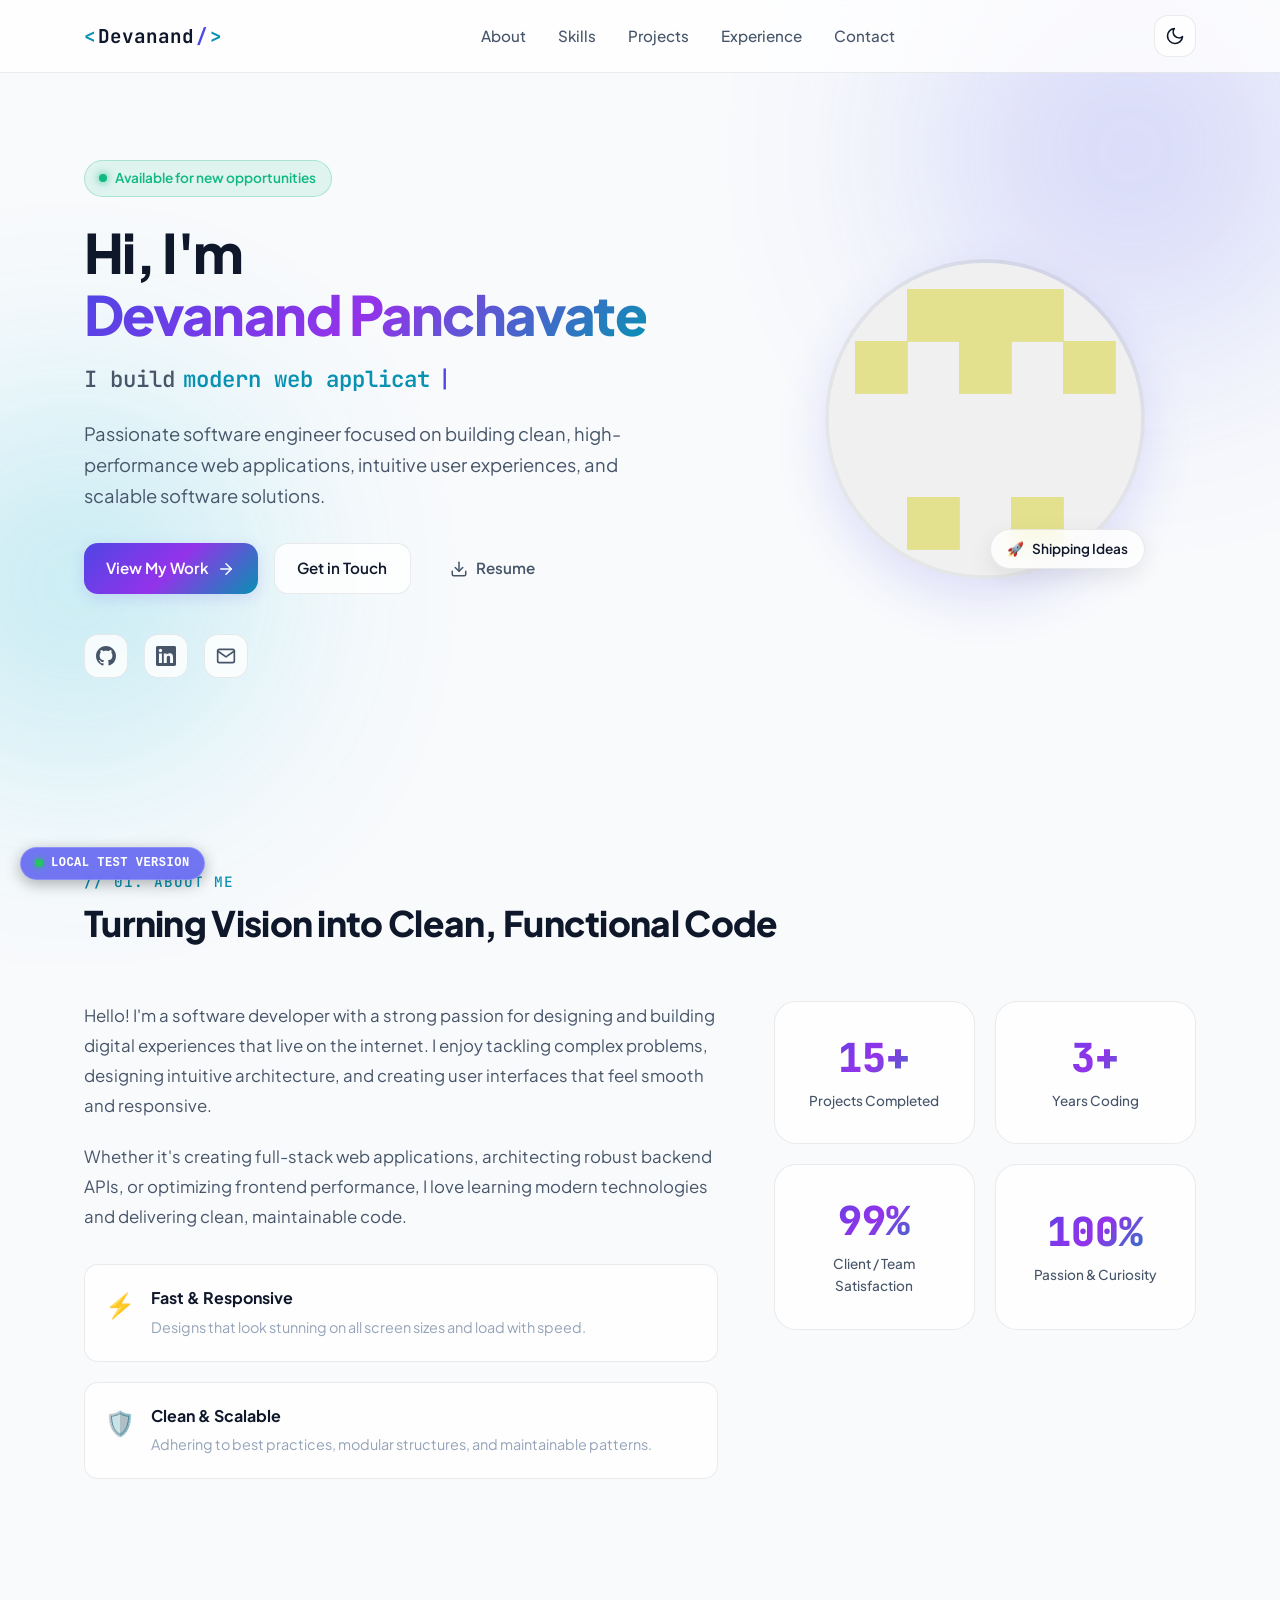
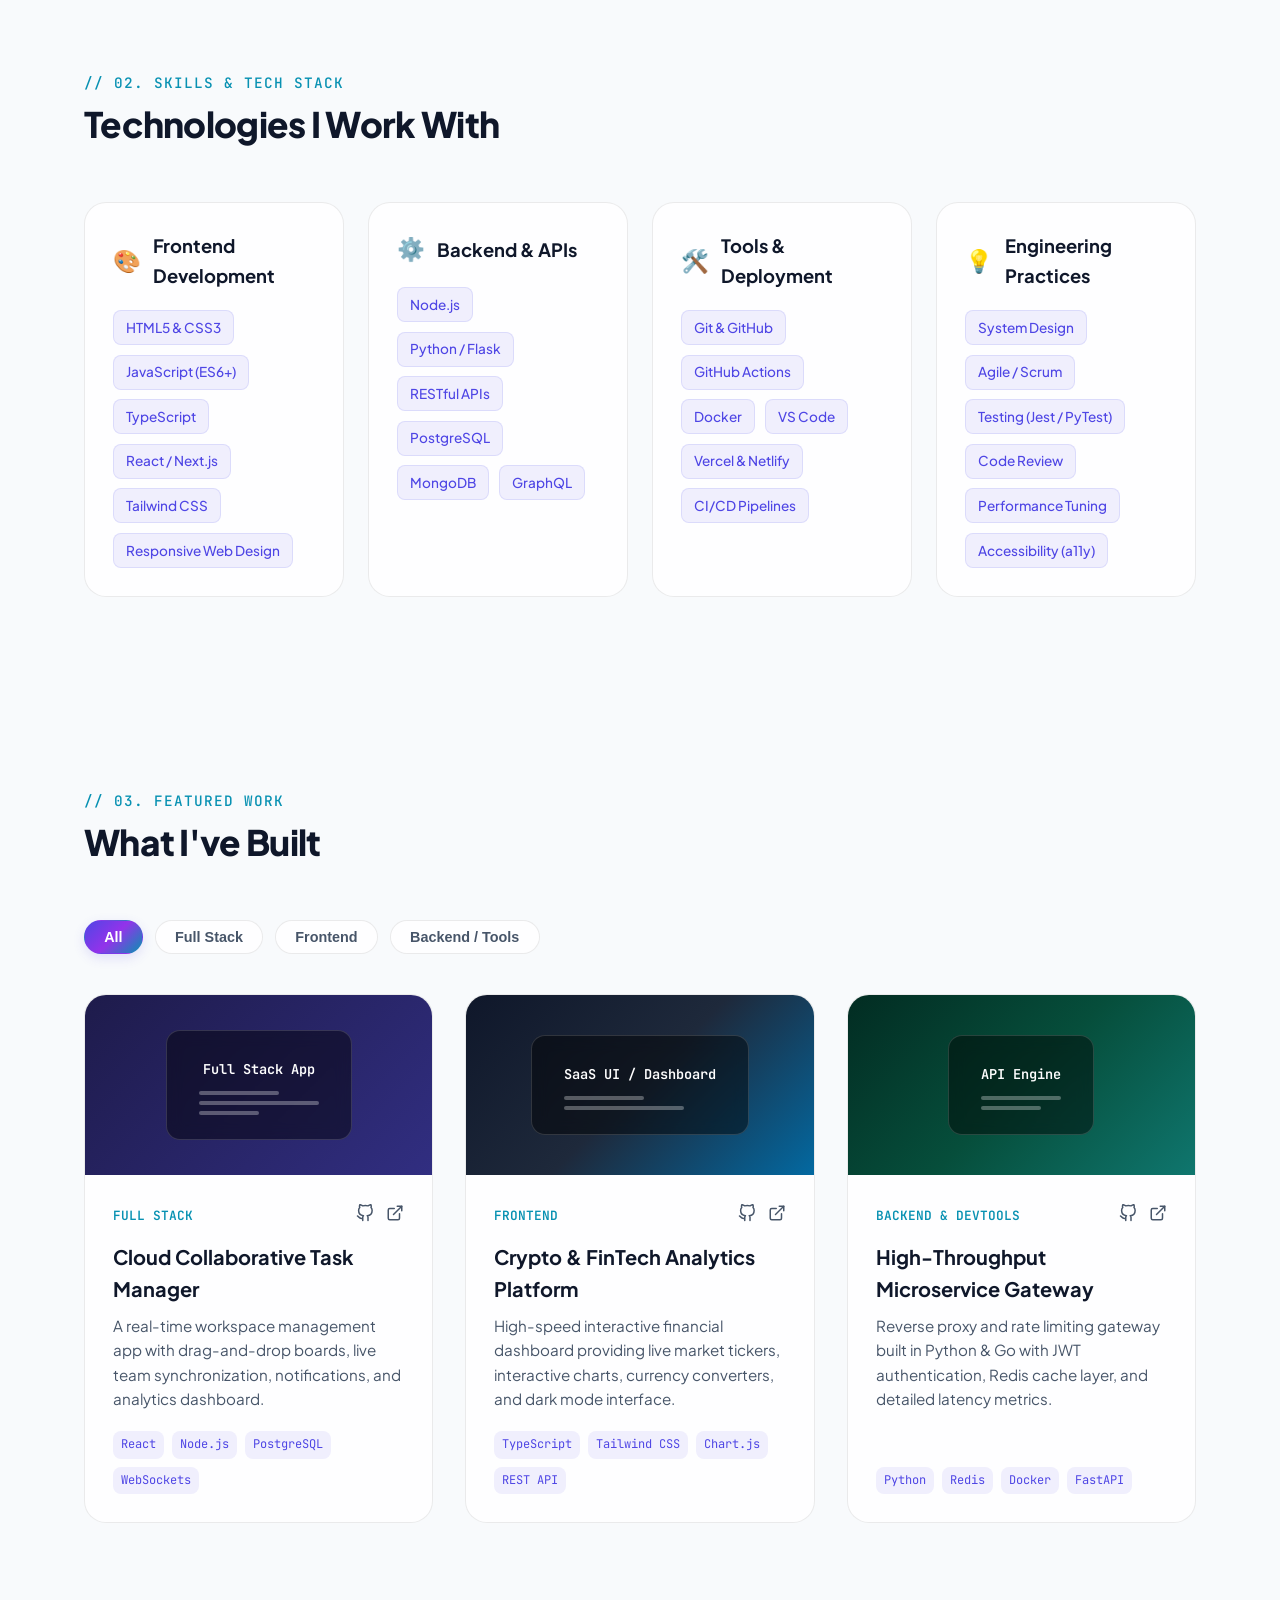
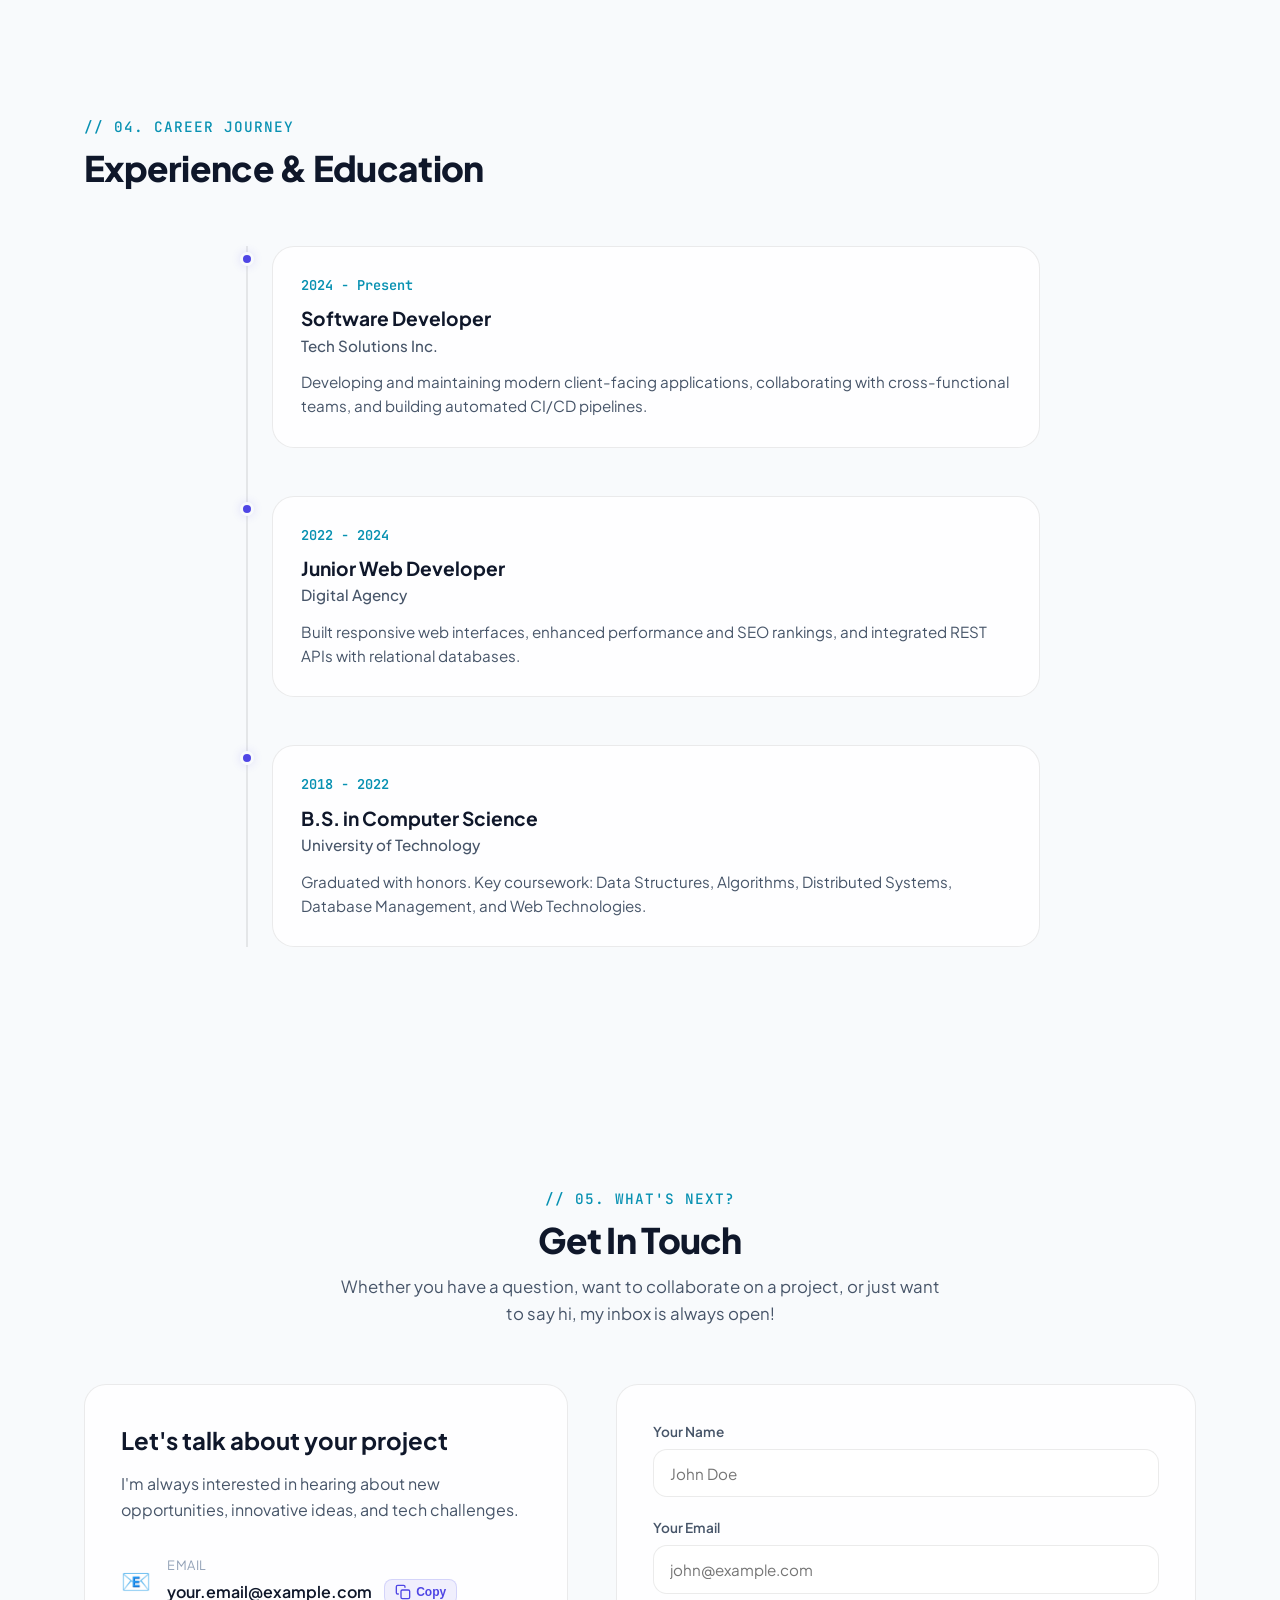
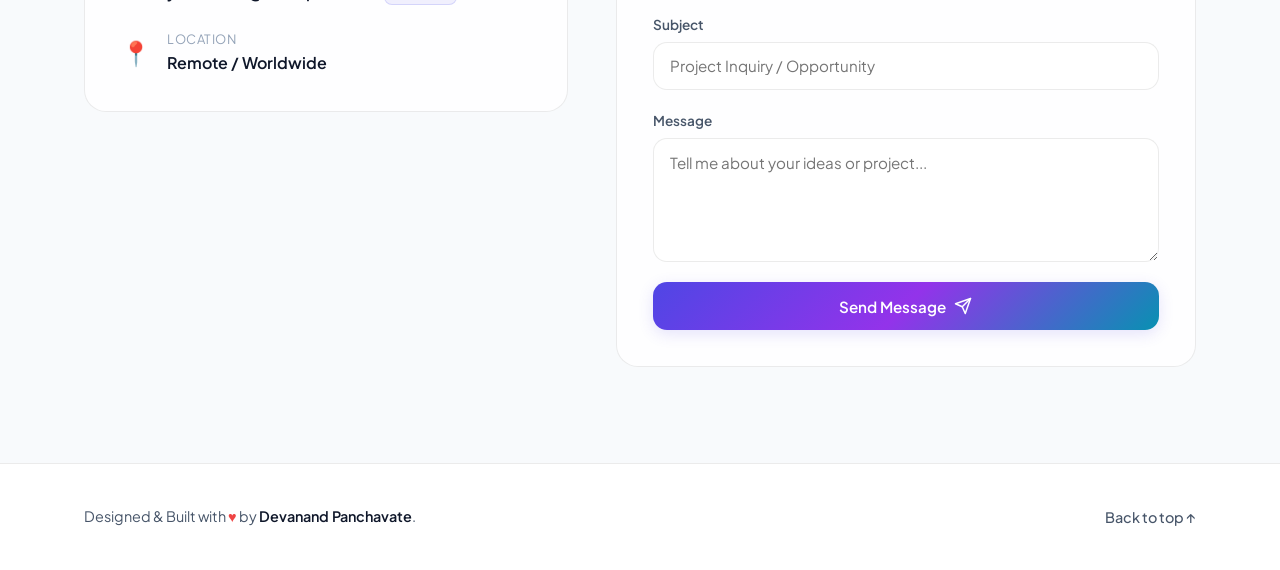
<file: test.html>
<!DOCTYPE html>
<html lang="en" data-theme="dark">
<head>
  <meta charset="UTF-8">
  <meta name="viewport" content="width=device-width, initial-scale=1.0">
  <title>Devanand Panchavate | Software Engineer Portfolio</title>
  <meta name="description" content="Portfolio of Devanand Panchavate - Software Engineer showcasing modern projects, skills, and experience.">
  <!-- Google Fonts -->
  <link rel="preconnect" href="https://fonts.googleapis.com">
  <link rel="preconnect" href="https://fonts.gstatic.com" crossorigin>
  <link href="https://fonts.googleapis.com/css2?family=Plus+Jakarta+Sans:wght@300;400;500;600;700;800&family=JetBrains+Mono:wght@400;500;600&display=swap" rel="stylesheet">
  <!-- Styles -->
  <link rel="stylesheet" href="styles.css">
  <!-- Favicon -->
  <link rel="icon" type="image/svg+xml" href="assets/images/avatar.svg">
</head>
<body>
  <!-- Background Glow Accents -->
  <div class="bg-glow bg-glow-1" aria-hidden="true"></div>
  <div class="bg-glow bg-glow-2" aria-hidden="true"></div>

  <!-- Header / Navigation -->
  <header class="site-header" id="header">
    <div class="container nav-container">
      <a href="#hero" class="brand-logo" aria-label="Home">
        <span class="logo-bracket">&lt;</span>
        <span class="logo-name">Devanand</span>
        <span class="logo-slash">/</span>
        <span class="logo-bracket">&gt;</span>
      </a>

      <!-- Desktop Nav -->
      <nav class="nav-links" id="navLinks" aria-label="Main Navigation">
        <a href="#about" class="nav-link">About</a>
        <a href="#skills" class="nav-link">Skills</a>
        <a href="#projects" class="nav-link">Projects</a>
        <a href="#experience" class="nav-link">Experience</a>
        <a href="#contact" class="nav-link">Contact</a>
      </nav>

      <!-- Action Buttons -->
      <div class="nav-actions">
        <!-- Theme Toggle -->
        <button id="themeToggle" class="icon-btn" aria-label="Toggle dark/light theme" title="Toggle Theme">
          <svg class="sun-icon" viewBox="0 0 24 24" width="20" height="20" fill="none" stroke="currentColor" stroke-width="2" stroke-linecap="round" stroke-linejoin="round">
            <circle cx="12" cy="12" r="5"></circle>
            <line x1="12" y1="1" x2="12" y2="3"></line>
            <line x1="12" y1="21" x2="12" y2="23"></line>
            <line x1="4.22" y1="4.22" x2="5.64" y2="5.64"></line>
            <line x1="18.36" y1="18.36" x2="19.78" y2="19.78"></line>
            <line x1="1" y1="12" x2="3" y2="12"></line>
            <line x1="21" y1="12" x2="23" y2="12"></line>
            <line x1="4.22" y1="19.78" x2="5.64" y2="18.36"></line>
            <line x1="18.36" y1="5.64" x2="19.78" y2="4.22"></line>
          </svg>
          <svg class="moon-icon" viewBox="0 0 24 24" width="20" height="20" fill="none" stroke="currentColor" stroke-width="2" stroke-linecap="round" stroke-linejoin="round">
            <path d="M21 12.79A9 9 0 1 1 11.21 3 7 7 0 0 0 21 12.79z"></path>
          </svg>
        </button>

        <!-- Mobile Menu Hamburger -->
        <button id="mobileMenuBtn" class="icon-btn mobile-menu-toggle" aria-label="Open Navigation Menu" aria-expanded="false">
          <span class="hamburger-bar"></span>
          <span class="hamburger-bar"></span>
          <span class="hamburger-bar"></span>
        </button>
      </div>
    </div>
  </header>

  <!-- Mobile Menu Drawer -->
  <div class="mobile-drawer" id="mobileDrawer" aria-hidden="true">
    <nav class="mobile-nav-links">
      <a href="#about" class="mobile-nav-link">About</a>
      <a href="#skills" class="mobile-nav-link">Skills</a>
      <a href="#projects" class="mobile-nav-link">Projects</a>
      <a href="#experience" class="mobile-nav-link">Experience</a>
      <a href="#contact" class="mobile-nav-link">Contact</a>
    </nav>
  </div>

  <main>
    <!-- HERO SECTION -->
    <section class="section hero-section" id="hero">
      <div class="container hero-container">
        <div class="hero-content">
          <div class="badge-status">
            <span class="status-dot"></span>
            <span>Available for new opportunities</span>
          </div>

          <h1 class="hero-title">
            Hi, I'm <span class="gradient-text hero-name">Devanand Panchavate</span>
          </h1>

          <div class="hero-subtitle-wrapper">
            <span class="hero-static-text">I build</span>
            <span class="typing-text" id="typingText"></span>
            <span class="typing-cursor">|</span>
          </div>

          <p class="hero-description">
            Passionate software engineer focused on building clean, high-performance web applications, intuitive user experiences, and scalable software solutions.
          </p>

          <div class="hero-cta-group">
            <a href="#projects" class="btn btn-primary">
              <span>View My Work</span>
              <svg viewBox="0 0 24 24" width="18" height="18" fill="none" stroke="currentColor" stroke-width="2" stroke-linecap="round" stroke-linejoin="round">
                <line x1="5" y1="12" x2="19" y2="12"></line>
                <polyline points="12 5 19 12 12 19"></polyline>
              </svg>
            </a>
            <a href="#contact" class="btn btn-secondary">
              <span>Get in Touch</span>
            </a>
            <a href="#about" class="btn btn-ghost" id="resumeLink" download>
              <svg viewBox="0 0 24 24" width="18" height="18" fill="none" stroke="currentColor" stroke-width="2" stroke-linecap="round" stroke-linejoin="round">
                <path d="M21 15v4a2 2 0 0 1-2 2H5a2 2 0 0 1-2-2v-4"></path>
                <polyline points="7 10 12 15 17 10"></polyline>
                <line x1="12" y1="15" x2="12" y2="3"></line>
              </svg>
              <span>Resume</span>
            </a>
          </div>

          <div class="hero-socials">
            <a href="https://github.com/panchavated" target="_blank" rel="noopener noreferrer" class="social-link" aria-label="GitHub">
              <svg viewBox="0 0 24 24" width="20" height="20" fill="currentColor">
                <path d="M12 0C5.37 0 0 5.37 0 12c0 5.31 3.435 9.795 8.205 11.385.6.105.825-.255.825-.57 0-.285-.015-1.23-.015-2.235-3.015.555-3.795-.735-4.035-1.41-.135-.345-.72-1.41-1.23-1.695-.42-.225-1.02-.78-.015-.795.945-.015 1.62.87 1.845 1.23 1.08 1.815 2.805 1.305 3.495.99.105-.78.42-1.305.765-1.605-2.67-.3-5.46-1.335-5.46-5.925 0-1.305.465-2.385 1.23-3.225-.12-.3-.54-1.53.12-3.18 0 0 1.005-.315 3.3 1.23.96-.27 1.98-.405 3-.405s2.04.135 3 .405c2.295-1.56 3.3-1.23 3.3-1.23.66 1.65.24 2.88.12 3.18.765.84 1.23 1.905 1.23 3.225 0 4.605-2.805 5.625-5.475 5.925.435.375.81 1.095.81 2.22 0 1.605-.015 2.895-.015 3.3 0 .315.225.69.825.57A12.02 12.02 0 0024 12c0-6.63-5.37-12-12-12z"/>
              </svg>
            </a>
            <a href="https://linkedin.com" target="_blank" rel="noopener noreferrer" class="social-link" aria-label="LinkedIn">
              <svg viewBox="0 0 24 24" width="20" height="20" fill="currentColor">
                <path d="M20.447 20.452h-3.554v-5.569c0-1.328-.027-3.037-1.852-3.037-1.853 0-2.136 1.445-2.136 2.939v5.667H9.351V9h3.414v1.561h.046c.477-.9 1.637-1.85 3.37-1.85 3.601 0 4.267 2.37 4.267 5.455v6.286zM5.337 7.433c-1.144 0-2.063-.926-2.063-2.065 0-1.138.92-2.063 2.063-2.063 1.14 0 2.064.925 2.064 2.063 0 1.139-.925 2.065-2.064 2.065zm1.782 13.019H3.555V9h3.564v11.452zM22.225 0H1.771C.792 0 0 .774 0 1.729v20.542C0 23.227.792 24 1.771 24h20.451c.979 0 1.778-.773 1.778-1.729V1.73C24 .774 23.205 0 22.225 0z"/>
              </svg>
            </a>
            <a href="mailto:your.email@example.com" class="social-link" aria-label="Email">
              <svg viewBox="0 0 24 24" width="20" height="20" fill="none" stroke="currentColor" stroke-width="2" stroke-linecap="round" stroke-linejoin="round">
                <path d="M4 4h16c1.1 0 2 .9 2 2v12c0 1.1-.9 2-2 2H4c-1.1 0-2-.9-2-2V6c0-1.1.9-2 2-2z"></path>
                <polyline points="22,6 12,13 2,6"></polyline>
              </svg>
            </a>
          </div>
        </div>

        <div class="hero-image-wrapper">
          <div class="hero-avatar-frame">
            <img src="assets/images/avatar.png" alt="Devanand Panchavate" class="hero-avatar-img" onerror="this.src='assets/images/avatar.svg'">
            <div class="avatar-badge">
              <span class="badge-icon">🚀</span>
              <span class="badge-text">Shipping Ideas</span>
            </div>
          </div>
        </div>
      </div>
    </section>

    <!-- ABOUT SECTION -->
    <section class="section about-section" id="about">
      <div class="container">
        <div class="section-header">
          <span class="section-tag">// 01. About Me</span>
          <h2 class="section-title">Turning Vision into Clean, Functional Code</h2>
        </div>

        <div class="about-grid">
          <div class="about-text">
            <p>
              Hello! I'm a software developer with a strong passion for designing and building digital experiences that live on the internet. I enjoy tackling complex problems, designing intuitive architecture, and creating user interfaces that feel smooth and responsive.
            </p>
            <p>
              Whether it's creating full-stack web applications, architecting robust backend APIs, or optimizing frontend performance, I love learning modern technologies and delivering clean, maintainable code.
            </p>
            <div class="about-highlights">
              <div class="highlight-item">
                <span class="highlight-icon">⚡</span>
                <div>
                  <h4>Fast & Responsive</h4>
                  <p>Designs that look stunning on all screen sizes and load with speed.</p>
                </div>
              </div>
              <div class="highlight-item">
                <span class="highlight-icon">🛡️</span>
                <div>
                  <h4>Clean & Scalable</h4>
                  <p>Adhering to best practices, modular structures, and maintainable patterns.</p>
                </div>
              </div>
            </div>
          </div>

          <!-- Stats Cards -->
          <div class="about-stats-cards">
            <div class="stat-card">
              <span class="stat-number" data-target="15">15+</span>
              <span class="stat-label">Projects Completed</span>
            </div>
            <div class="stat-card">
              <span class="stat-number" data-target="3">3+</span>
              <span class="stat-label">Years Coding</span>
            </div>
            <div class="stat-card">
              <span class="stat-number" data-target="99">99%</span>
              <span class="stat-label">Client / Team Satisfaction</span>
            </div>
            <div class="stat-card">
              <span class="stat-number" data-target="100">100%</span>
              <span class="stat-label">Passion & Curiosity</span>
            </div>
          </div>
        </div>
      </div>
    </section>

    <!-- SKILLS SECTION -->
    <section class="section skills-section" id="skills">
      <div class="container">
        <div class="section-header">
          <span class="section-tag">// 02. Skills & Tech Stack</span>
          <h2 class="section-title">Technologies I Work With</h2>
        </div>

        <div class="skills-categories-grid">
          <!-- Category 1: Frontend -->
          <div class="skill-category-card">
            <div class="category-header">
              <span class="category-icon">🎨</span>
              <h3 class="category-title">Frontend Development</h3>
            </div>
            <div class="skill-tags">
              <span class="skill-tag">HTML5 & CSS3</span>
              <span class="skill-tag">JavaScript (ES6+)</span>
              <span class="skill-tag">TypeScript</span>
              <span class="skill-tag">React / Next.js</span>
              <span class="skill-tag">Tailwind CSS</span>
              <span class="skill-tag">Responsive Web Design</span>
            </div>
          </div>

          <!-- Category 2: Backend -->
          <div class="skill-category-card">
            <div class="category-header">
              <span class="category-icon">⚙️</span>
              <h3 class="category-title">Backend & APIs</h3>
            </div>
            <div class="skill-tags">
              <span class="skill-tag">Node.js</span>
              <span class="skill-tag">Python / Flask</span>
              <span class="skill-tag">RESTful APIs</span>
              <span class="skill-tag">PostgreSQL</span>
              <span class="skill-tag">MongoDB</span>
              <span class="skill-tag">GraphQL</span>
            </div>
          </div>

          <!-- Category 3: Tools & DevOps -->
          <div class="skill-category-card">
            <div class="category-header">
              <span class="category-icon">🛠️</span>
              <h3 class="category-title">Tools & Deployment</h3>
            </div>
            <div class="skill-tags">
              <span class="skill-tag">Git & GitHub</span>
              <span class="skill-tag">GitHub Actions</span>
              <span class="skill-tag">Docker</span>
              <span class="skill-tag">VS Code</span>
              <span class="skill-tag">Vercel & Netlify</span>
              <span class="skill-tag">CI/CD Pipelines</span>
            </div>
          </div>

          <!-- Category 4: Practices & Soft Skills -->
          <div class="skill-category-card">
            <div class="category-header">
              <span class="category-icon">💡</span>
              <h3 class="category-title">Engineering Practices</h3>
            </div>
            <div class="skill-tags">
              <span class="skill-tag">System Design</span>
              <span class="skill-tag">Agile / Scrum</span>
              <span class="skill-tag">Testing (Jest / PyTest)</span>
              <span class="skill-tag">Code Review</span>
              <span class="skill-tag">Performance Tuning</span>
              <span class="skill-tag">Accessibility (a11y)</span>
            </div>
          </div>
        </div>
      </div>
    </section>

    <!-- PROJECTS SECTION -->
    <section class="section projects-section" id="projects">
      <div class="container">
        <div class="section-header">
          <span class="section-tag">// 03. Featured Work</span>
          <h2 class="section-title">What I've Built</h2>
        </div>

        <!-- Filter Buttons -->
        <div class="project-filters" role="tablist" aria-label="Filter Projects">
          <button class="filter-btn active" data-filter="all">All</button>
          <button class="filter-btn" data-filter="fullstack">Full Stack</button>
          <button class="filter-btn" data-filter="frontend">Frontend</button>
          <button class="filter-btn" data-filter="backend">Backend / Tools</button>
        </div>

        <div class="projects-grid" id="projectsGrid">
          <!-- Project 1 -->
          <article class="project-card" data-category="fullstack">
            <div class="project-preview">
              <div class="project-preview-mockup">
                <span class="mockup-tag">Full Stack App</span>
                <div class="mockup-code-lines">
                  <span class="line line-1"></span>
                  <span class="line line-2"></span>
                  <span class="line line-3"></span>
                </div>
              </div>
            </div>
            <div class="project-info">
              <div class="project-meta">
                <span class="project-type">Full Stack</span>
                <div class="project-links">
                  <a href="https://github.com" target="_blank" rel="noopener noreferrer" aria-label="GitHub Repository">
                    <svg viewBox="0 0 24 24" width="18" height="18" fill="none" stroke="currentColor" stroke-width="2" stroke-linecap="round" stroke-linejoin="round"><path d="M9 19c-5 1.5-5-2.5-7-3m14 6v-3.87a3.37 3.37 0 0 0-.94-2.61c3.14-.35 6.44-1.54 6.44-7A5.44 5.44 0 0 0 20 4.77 5.07 5.07 0 0 0 19.91 1S18.73.65 16 2.48a13.38 13.38 0 0 0-7 0C6.27.65 5.09 1 5.09 1A5.07 5.07 0 0 0 5 4.77a5.44 5.44 0 0 0-1.5 3.78c0 5.42 3.3 6.61 6.44 7A3.37 3.37 0 0 0 9 18.13V22"></path></svg>
                  </a>
                  <a href="#" target="_blank" rel="noopener noreferrer" aria-label="Live Demo">
                    <svg viewBox="0 0 24 24" width="18" height="18" fill="none" stroke="currentColor" stroke-width="2" stroke-linecap="round" stroke-linejoin="round"><path d="M18 13v6a2 2 0 0 1-2 2H5a2 2 0 0 1-2-2V8a2 2 0 0 1 2-2h6"></path><polyline points="15 3 21 3 21 9"></polyline><line x1="10" y1="14" x2="21" y2="3"></line></svg>
                  </a>
                </div>
              </div>
              <h3 class="project-title">Cloud Collaborative Task Manager</h3>
              <p class="project-desc">
                A real-time workspace management app with drag-and-drop boards, live team synchronization, notifications, and analytics dashboard.
              </p>
              <div class="project-tags">
                <span class="tag">React</span>
                <span class="tag">Node.js</span>
                <span class="tag">PostgreSQL</span>
                <span class="tag">WebSockets</span>
              </div>
            </div>
          </article>

          <!-- Project 2 -->
          <article class="project-card" data-category="frontend">
            <div class="project-preview preview-gradient-2">
              <div class="project-preview-mockup">
                <span class="mockup-tag">SaaS UI / Dashboard</span>
                <div class="mockup-code-lines">
                  <span class="line line-1"></span>
                  <span class="line line-2"></span>
                </div>
              </div>
            </div>
            <div class="project-info">
              <div class="project-meta">
                <span class="project-type">Frontend</span>
                <div class="project-links">
                  <a href="https://github.com" target="_blank" rel="noopener noreferrer" aria-label="GitHub Repository">
                    <svg viewBox="0 0 24 24" width="18" height="18" fill="none" stroke="currentColor" stroke-width="2" stroke-linecap="round" stroke-linejoin="round"><path d="M9 19c-5 1.5-5-2.5-7-3m14 6v-3.87a3.37 3.37 0 0 0-.94-2.61c3.14-.35 6.44-1.54 6.44-7A5.44 5.44 0 0 0 20 4.77 5.07 5.07 0 0 0 19.91 1S18.73.65 16 2.48a13.38 13.38 0 0 0-7 0C6.27.65 5.09 1 5.09 1A5.07 5.07 0 0 0 5 4.77a5.44 5.44 0 0 0-1.5 3.78c0 5.42 3.3 6.61 6.44 7A3.37 3.37 0 0 0 9 18.13V22"></path></svg>
                  </a>
                  <a href="#" target="_blank" rel="noopener noreferrer" aria-label="Live Demo">
                    <svg viewBox="0 0 24 24" width="18" height="18" fill="none" stroke="currentColor" stroke-width="2" stroke-linecap="round" stroke-linejoin="round"><path d="M18 13v6a2 2 0 0 1-2 2H5a2 2 0 0 1-2-2V8a2 2 0 0 1 2-2h6"></path><polyline points="15 3 21 3 21 9"></polyline><line x1="10" y1="14" x2="21" y2="3"></line></svg>
                  </a>
                </div>
              </div>
              <h3 class="project-title">Crypto & FinTech Analytics Platform</h3>
              <p class="project-desc">
                High-speed interactive financial dashboard providing live market tickers, interactive charts, currency converters, and dark mode interface.
              </p>
              <div class="project-tags">
                <span class="tag">TypeScript</span>
                <span class="tag">Tailwind CSS</span>
                <span class="tag">Chart.js</span>
                <span class="tag">REST API</span>
              </div>
            </div>
          </article>

          <!-- Project 3 -->
          <article class="project-card" data-category="backend">
            <div class="project-preview preview-gradient-3">
              <div class="project-preview-mockup">
                <span class="mockup-tag">API Engine</span>
                <div class="mockup-code-lines">
                  <span class="line line-1"></span>
                  <span class="line line-3"></span>
                </div>
              </div>
            </div>
            <div class="project-info">
              <div class="project-meta">
                <span class="project-type">Backend & DevTools</span>
                <div class="project-links">
                  <a href="https://github.com" target="_blank" rel="noopener noreferrer" aria-label="GitHub Repository">
                    <svg viewBox="0 0 24 24" width="18" height="18" fill="none" stroke="currentColor" stroke-width="2" stroke-linecap="round" stroke-linejoin="round"><path d="M9 19c-5 1.5-5-2.5-7-3m14 6v-3.87a3.37 3.37 0 0 0-.94-2.61c3.14-.35 6.44-1.54 6.44-7A5.44 5.44 0 0 0 20 4.77 5.07 5.07 0 0 0 19.91 1S18.73.65 16 2.48a13.38 13.38 0 0 0-7 0C6.27.65 5.09 1 5.09 1A5.07 5.07 0 0 0 5 4.77a5.44 5.44 0 0 0-1.5 3.78c0 5.42 3.3 6.61 6.44 7A3.37 3.37 0 0 0 9 18.13V22"></path></svg>
                  </a>
                  <a href="#" target="_blank" rel="noopener noreferrer" aria-label="Live Demo">
                    <svg viewBox="0 0 24 24" width="18" height="18" fill="none" stroke="currentColor" stroke-width="2" stroke-linecap="round" stroke-linejoin="round"><path d="M18 13v6a2 2 0 0 1-2 2H5a2 2 0 0 1-2-2V8a2 2 0 0 1 2-2h6"></path><polyline points="15 3 21 3 21 9"></polyline><line x1="10" y1="14" x2="21" y2="3"></line></svg>
                  </a>
                </div>
              </div>
              <h3 class="project-title">High-Throughput Microservice Gateway</h3>
              <p class="project-desc">
                Reverse proxy and rate limiting gateway built in Python & Go with JWT authentication, Redis cache layer, and detailed latency metrics.
              </p>
              <div class="project-tags">
                <span class="tag">Python</span>
                <span class="tag">Redis</span>
                <span class="tag">Docker</span>
                <span class="tag">FastAPI</span>
              </div>
            </div>
          </article>
        </div>
      </div>
    </section>

    <!-- EXPERIENCE & EDUCATION -->
    <section class="section experience-section" id="experience">
      <div class="container">
        <div class="section-header">
          <span class="section-tag">// 04. Career Journey</span>
          <h2 class="section-title">Experience & Education</h2>
        </div>

        <div class="timeline">
          <!-- Item 1 -->
          <div class="timeline-item">
            <div class="timeline-marker"></div>
            <div class="timeline-content">
              <span class="timeline-period">2024 - Present</span>
              <h3 class="timeline-role">Software Developer</h3>
              <h4 class="timeline-company">Tech Solutions Inc.</h4>
              <p>
                Developing and maintaining modern client-facing applications, collaborating with cross-functional teams, and building automated CI/CD pipelines.
              </p>
            </div>
          </div>

          <!-- Item 2 -->
          <div class="timeline-item">
            <div class="timeline-marker"></div>
            <div class="timeline-content">
              <span class="timeline-period">2022 - 2024</span>
              <h3 class="timeline-role">Junior Web Developer</h3>
              <h4 class="timeline-company">Digital Agency</h4>
              <p>
                Built responsive web interfaces, enhanced performance and SEO rankings, and integrated REST APIs with relational databases.
              </p>
            </div>
          </div>

          <!-- Item 3 -->
          <div class="timeline-item">
            <div class="timeline-marker"></div>
            <div class="timeline-content">
              <span class="timeline-period">2018 - 2022</span>
              <h3 class="timeline-role">B.S. in Computer Science</h3>
              <h4 class="timeline-company">University of Technology</h4>
              <p>
                Graduated with honors. Key coursework: Data Structures, Algorithms, Distributed Systems, Database Management, and Web Technologies.
              </p>
            </div>
          </div>
        </div>
      </div>
    </section>

    <!-- CONTACT SECTION -->
    <section class="section contact-section" id="contact">
      <div class="container">
        <div class="section-header text-center">
          <span class="section-tag">// 05. What's Next?</span>
          <h2 class="section-title">Get In Touch</h2>
          <p class="section-subtitle">
            Whether you have a question, want to collaborate on a project, or just want to say hi, my inbox is always open!
          </p>
        </div>

        <div class="contact-wrapper">
          <div class="contact-info-card">
            <h3>Let's talk about your project</h3>
            <p>I'm always interested in hearing about new opportunities, innovative ideas, and tech challenges.</p>

            <div class="contact-direct-items">
              <div class="contact-direct-item">
                <span class="contact-icon">📧</span>
                <div class="contact-details">
                  <span class="label">Email</span>
                  <div class="email-copy-wrapper">
                    <a href="mailto:your.email@example.com" class="value" id="displayEmail">your.email@example.com</a>
                    <button class="btn-copy" id="copyEmailBtn" title="Copy email address">
                      <svg viewBox="0 0 24 24" width="16" height="16" fill="none" stroke="currentColor" stroke-width="2" stroke-linecap="round" stroke-linejoin="round">
                        <rect x="9" y="9" width="13" height="13" rx="2" ry="2"></rect>
                        <path d="M5 15H4a2 2 0 0 1-2-2V4a2 2 0 0 1 2-2h9a2 2 0 0 1 2 2v1"></path>
                      </svg>
                      <span class="copy-text">Copy</span>
                    </button>
                  </div>
                </div>
              </div>

              <div class="contact-direct-item">
                <span class="contact-icon">📍</span>
                <div class="contact-details">
                  <span class="label">Location</span>
                  <span class="value">Remote / Worldwide</span>
                </div>
              </div>
            </div>
          </div>

          <!-- Contact Form -->
          <form class="contact-form" id="contactForm">
            <div class="form-group">
              <label for="name">Your Name</label>
              <input type="text" id="name" name="name" placeholder="John Doe" required>
            </div>
            <div class="form-group">
              <label for="email">Your Email</label>
              <input type="email" id="email" name="email" placeholder="john@example.com" required>
            </div>
            <div class="form-group">
              <label for="subject">Subject</label>
              <input type="text" id="subject" name="subject" placeholder="Project Inquiry / Opportunity" required>
            </div>
            <div class="form-group">
              <label for="message">Message</label>
              <textarea id="message" name="message" rows="5" placeholder="Tell me about your ideas or project..." required></textarea>
            </div>
            <button type="submit" class="btn btn-primary btn-submit">
              <span>Send Message</span>
              <svg viewBox="0 0 24 24" width="18" height="18" fill="none" stroke="currentColor" stroke-width="2" stroke-linecap="round" stroke-linejoin="round">
                <line x1="22" y1="2" x2="11" y2="13"></line>
                <polygon points="22 2 15 22 11 13 2 9 22 2"></polygon>
              </svg>
            </button>
            <div class="form-feedback" id="formFeedback" role="status"></div>
          </form>
        </div>
      </div>
    </section>
  </main>

  <!-- FOOTER -->
  <footer class="site-footer">
    <div class="container footer-container">
      <p class="footer-copy">
        Designed & Built with <span class="heart-icon">♥</span> by <span class="footer-author">Devanand Panchavate</span>.
      </p>
      <div class="footer-links">
        <a href="#hero">Back to top ↑</a>
      </div>
    </div>
  </footer>

  <!-- Local Test Indicator Badge -->
  <div style="position: fixed; bottom: 20px; left: 20px; z-index: 9999; background: rgba(99, 102, 241, 0.9); color: white; padding: 6px 14px; border-radius: 20px; font-size: 12px; font-weight: 700; font-family: monospace; letter-spacing: 0.5px; box-shadow: 0 4px 15px rgba(0,0,0,0.3); backdrop-filter: blur(8px); display: flex; align-items: center; gap: 8px; border: 1px solid rgba(255,255,255,0.2);">
    <span style="width: 8px; height: 8px; border-radius: 50%; background: #22c55e; box-shadow: 0 0 6px #22c55e; display: inline-block;"></span>
    LOCAL TEST VERSION
  </div>

  <!-- Toast Notification -->
  <div class="toast" id="toast" role="alert" aria-live="polite"></div>

  <!-- Scripts -->
  <script src="script.js"></script>
</body>
</html>
</file>
<file: styles.css>
/* ==========================================================================
   Modern Developer Portfolio - Design System & Stylesheet
   ========================================================================== */

/* --- CSS Variables & Theme Tokens --- */
:root {
  /* Light Theme (Default fallback) */
  --bg-primary: #0a0b10;
  --bg-secondary: #12131c;
  --bg-card: rgba(26, 27, 38, 0.65);
  --bg-card-hover: rgba(35, 37, 52, 0.85);
  --bg-glass: rgba(18, 19, 28, 0.7);

  --border-color: rgba(255, 255, 255, 0.08);
  --border-hover: rgba(99, 102, 241, 0.4);

  --text-primary: #f1f5f9;
  --text-secondary: #94a3b8;
  --text-muted: #64748b;

  --accent-primary: #6366f1;
  --accent-secondary: #06b6d4;
  --accent-gradient: linear-gradient(135deg, #6366f1 0%, #a855f7 50%, #06b6d4 100%);
  --accent-glow: rgba(99, 102, 241, 0.25);

  --tag-bg: rgba(99, 102, 241, 0.12);
  --tag-text: #818cf8;

  --font-sans: 'Plus Jakarta Sans', -apple-system, BlinkMacSystemFont, 'Segoe UI', Roboto, sans-serif;
  --font-mono: 'JetBrains Mono', monospace;

  --radius-sm: 8px;
  --radius-md: 14px;
  --radius-lg: 22px;
  --radius-full: 9999px;

  --shadow-sm: 0 2px 8px rgba(0, 0, 0, 0.15);
  --shadow-md: 0 8px 24px rgba(0, 0, 0, 0.25);
  --shadow-lg: 0 16px 40px rgba(0, 0, 0, 0.35);

  --transition-fast: 0.2s cubic-bezier(0.16, 1, 0.3, 1);
  --transition-normal: 0.3s cubic-bezier(0.16, 1, 0.3, 1);
}

[data-theme="light"] {
  --bg-primary: #f8fafc;
  --bg-secondary: #ffffff;
  --bg-card: rgba(255, 255, 255, 0.8);
  --bg-card-hover: #ffffff;
  --bg-glass: rgba(255, 255, 255, 0.8);

  --border-color: rgba(0, 0, 0, 0.08);
  --border-hover: rgba(99, 102, 241, 0.5);

  --text-primary: #0f172a;
  --text-secondary: #475569;
  --text-muted: #94a3b8;

  --accent-primary: #4f46e5;
  --accent-secondary: #0891b2;
  --accent-gradient: linear-gradient(135deg, #4f46e5 0%, #9333ea 50%, #0891b2 100%);
  --accent-glow: rgba(79, 70, 229, 0.15);

  --tag-bg: rgba(79, 70, 229, 0.08);
  --tag-text: #4f46e5;

  --shadow-sm: 0 2px 8px rgba(0, 0, 0, 0.04);
  --shadow-md: 0 8px 24px rgba(0, 0, 0, 0.08);
  --shadow-lg: 0 16px 40px rgba(0, 0, 0, 0.12);
}

/* --- Base & Reset --- */
*, *::before, *::after {
  box-sizing: border-box;
  margin: 0;
  padding: 0;
}

html {
  scroll-behavior: smooth;
  font-size: 16px;
}

body {
  font-family: var(--font-sans);
  background-color: var(--bg-primary);
  color: var(--text-primary);
  line-height: 1.6;
  overflow-x: hidden;
  transition: background-color var(--transition-normal), color var(--transition-normal);
  position: relative;
}

/* Background Atmospheric Glows */
.bg-glow {
  position: fixed;
  border-radius: 50%;
  filter: blur(120px);
  pointer-events: none;
  z-index: 0;
  opacity: 0.45;
}

.bg-glow-1 {
  width: 500px;
  height: 500px;
  background: radial-gradient(circle, #6366f1 0%, transparent 70%);
  top: -100px;
  right: -100px;
}

.bg-glow-2 {
  width: 450px;
  height: 450px;
  background: radial-gradient(circle, #06b6d4 0%, transparent 70%);
  bottom: 10%;
  left: -150px;
}

/* Container */
.container {
  width: 100%;
  max-width: 1160px;
  margin: 0 auto;
  padding: 0 1.5rem;
  position: relative;
  z-index: 1;
}

/* Typography Helpers */
.gradient-text {
  background: var(--accent-gradient);
  -webkit-background-clip: text;
  -webkit-text-fill-color: transparent;
  display: inline-block;
}

.text-center {
  text-align: center;
}

/* --- Header & Navigation --- */
.site-header {
  position: fixed;
  top: 0;
  left: 0;
  width: 100%;
  z-index: 100;
  backdrop-filter: blur(16px);
  -webkit-backdrop-filter: blur(16px);
  background: var(--bg-glass);
  border-bottom: 1px solid var(--border-color);
  transition: all var(--transition-normal);
}

.nav-container {
  display: flex;
  align-items: center;
  justify-content: space-between;
  height: 72px;
}

.brand-logo {
  display: flex;
  align-items: center;
  gap: 2px;
  text-decoration: none;
  font-family: var(--font-mono);
  font-size: 1.2rem;
  font-weight: 700;
  color: var(--text-primary);
  transition: transform var(--transition-fast);
}

.brand-logo:hover {
  transform: translateY(-1px);
}

.logo-bracket {
  color: var(--accent-secondary);
}

.logo-slash {
  color: var(--accent-primary);
}

.nav-links {
  display: flex;
  align-items: center;
  gap: 2rem;
}

.nav-link {
  text-decoration: none;
  color: var(--text-secondary);
  font-weight: 500;
  font-size: 0.95rem;
  position: relative;
  padding: 0.3rem 0;
  transition: color var(--transition-fast);
}

.nav-link:hover,
.nav-link.active {
  color: var(--text-primary);
}

.nav-link::after {
  content: '';
  position: absolute;
  bottom: 0;
  left: 0;
  width: 0%;
  height: 2px;
  background: var(--accent-gradient);
  transition: width var(--transition-normal);
  border-radius: var(--radius-full);
}

.nav-link:hover::after,
.nav-link.active::after {
  width: 100%;
}

.nav-actions {
  display: flex;
  align-items: center;
  gap: 0.75rem;
}

.icon-btn {
  background: var(--bg-card);
  border: 1px solid var(--border-color);
  color: var(--text-primary);
  width: 42px;
  height: 42px;
  border-radius: var(--radius-md);
  display: flex;
  align-items: center;
  justify-content: center;
  cursor: pointer;
  transition: all var(--transition-fast);
}

.icon-btn:hover {
  border-color: var(--border-hover);
  background: var(--bg-card-hover);
  transform: translateY(-2px);
}

[data-theme="dark"] .sun-icon { display: block; }
[data-theme="dark"] .moon-icon { display: none; }
[data-theme="light"] .sun-icon { display: none; }
[data-theme="light"] .moon-icon { display: block; }

.mobile-menu-toggle {
  display: none;
  flex-direction: column;
  justify-content: center;
  gap: 5px;
}

.hamburger-bar {
  width: 20px;
  height: 2px;
  background-color: var(--text-primary);
  border-radius: 2px;
  transition: all var(--transition-fast);
}

.mobile-drawer {
  display: none;
}

/* --- Buttons & Badges --- */
.btn {
  display: inline-flex;
  align-items: center;
  justify-content: center;
  gap: 0.5rem;
  padding: 0.75rem 1.4rem;
  font-weight: 600;
  font-size: 0.95rem;
  border-radius: var(--radius-md);
  text-decoration: none;
  cursor: pointer;
  transition: all var(--transition-fast);
  border: none;
  font-family: inherit;
}

.btn-primary {
  background: var(--accent-gradient);
  color: #ffffff;
  box-shadow: 0 4px 15px var(--accent-glow);
}

.btn-primary:hover {
  transform: translateY(-2px);
  box-shadow: 0 6px 20px rgba(99, 102, 241, 0.45);
}

.btn-secondary {
  background: var(--bg-card);
  border: 1px solid var(--border-color);
  color: var(--text-primary);
}

.btn-secondary:hover {
  border-color: var(--border-hover);
  background: var(--bg-card-hover);
  transform: translateY(-2px);
}

.btn-ghost {
  background: transparent;
  color: var(--text-secondary);
  border: 1px solid transparent;
}

.btn-ghost:hover {
  color: var(--text-primary);
  background: var(--tag-bg);
}

/* Status Badge */
.badge-status {
  display: inline-flex;
  align-items: center;
  gap: 0.5rem;
  padding: 0.4rem 0.9rem;
  background: rgba(16, 185, 129, 0.1);
  border: 1px solid rgba(16, 185, 129, 0.25);
  border-radius: var(--radius-full);
  font-size: 0.85rem;
  font-weight: 600;
  color: #10b981;
  margin-bottom: 1.5rem;
}

.status-dot {
  width: 8px;
  height: 8px;
  border-radius: 50%;
  background-color: #10b981;
  box-shadow: 0 0 8px #10b981;
  animation: pulseDot 2s infinite;
}

@keyframes pulseDot {
  0% { transform: scale(0.95); opacity: 0.8; }
  50% { transform: scale(1.2); opacity: 1; }
  100% { transform: scale(0.95); opacity: 0.8; }
}

/* --- Section Headers --- */
.section {
  padding: 6rem 0;
  position: relative;
  z-index: 1;
}

.section-header {
  margin-bottom: 3.5rem;
}

.section-tag {
  display: block;
  font-family: var(--font-mono);
  font-size: 0.9rem;
  color: var(--accent-secondary);
  font-weight: 500;
  margin-bottom: 0.5rem;
  text-transform: uppercase;
  letter-spacing: 1px;
}

.section-title {
  font-size: 2.2rem;
  font-weight: 800;
  letter-spacing: -0.02em;
  color: var(--text-primary);
  line-height: 1.25;
}

.section-subtitle {
  color: var(--text-secondary);
  font-size: 1.05rem;
  max-width: 600px;
  margin: 0.75rem auto 0;
}

/* --- Hero Section --- */
.hero-section {
  padding-top: 10rem;
  padding-bottom: 6rem;
  min-height: 85vh;
  display: flex;
  align-items: center;
}

.hero-container {
  display: grid;
  grid-template-columns: 1.2fr 0.8fr;
  align-items: center;
  gap: 3.5rem;
}

.hero-title {
  font-size: 3.4rem;
  font-weight: 800;
  line-height: 1.15;
  letter-spacing: -0.03em;
  margin-bottom: 1rem;
}

.hero-subtitle-wrapper {
  font-family: var(--font-mono);
  font-size: 1.4rem;
  font-weight: 500;
  color: var(--text-secondary);
  margin-bottom: 1.25rem;
  display: flex;
  align-items: center;
  gap: 0.5rem;
  flex-wrap: wrap;
}

.typing-text {
  color: var(--accent-secondary);
  font-weight: 600;
}

.typing-cursor {
  color: var(--accent-primary);
  animation: blink 1s infinite;
}

@keyframes blink {
  0%, 100% { opacity: 1; }
  50% { opacity: 0; }
}

.hero-description {
  color: var(--text-secondary);
  font-size: 1.15rem;
  max-width: 540px;
  margin-bottom: 2rem;
  line-height: 1.7;
}

.hero-cta-group {
  display: flex;
  flex-wrap: wrap;
  gap: 1rem;
  margin-bottom: 2.5rem;
}

.hero-socials {
  display: flex;
  gap: 1rem;
}

.social-link {
  width: 44px;
  height: 44px;
  border-radius: var(--radius-md);
  background: var(--bg-card);
  border: 1px solid var(--border-color);
  display: flex;
  align-items: center;
  justify-content: center;
  color: var(--text-secondary);
  text-decoration: none;
  transition: all var(--transition-fast);
}

.social-link:hover {
  color: var(--text-primary);
  border-color: var(--border-hover);
  transform: translateY(-3px);
  background: var(--bg-card-hover);
}

.hero-image-wrapper {
  display: flex;
  justify-content: center;
}

.hero-avatar-frame {
  position: relative;
  width: 320px;
  height: 320px;
}

.hero-avatar-img {
  width: 100%;
  height: 100%;
  border-radius: 50%;
  object-fit: cover;
  box-shadow: 0 20px 50px var(--accent-glow);
  border: 4px solid var(--border-color);
}

.avatar-badge {
  position: absolute;
  bottom: 10px;
  right: 0px;
  display: flex;
  align-items: center;
  gap: 0.5rem;
  background: var(--bg-glass);
  backdrop-filter: blur(12px);
  -webkit-backdrop-filter: blur(12px);
  padding: 0.5rem 1rem;
  border-radius: var(--radius-full);
  border: 1px solid var(--border-color);
  box-shadow: var(--shadow-md);
  font-size: 0.85rem;
  font-weight: 600;
}

/* --- About Section --- */
.about-grid {
  display: grid;
  grid-template-columns: 1.2fr 0.8fr;
  gap: 3.5rem;
  align-items: start;
}

.about-text p {
  color: var(--text-secondary);
  font-size: 1.05rem;
  line-height: 1.8;
  margin-bottom: 1.25rem;
}

.about-highlights {
  display: grid;
  grid-template-columns: 1fr;
  gap: 1.25rem;
  margin-top: 2rem;
}

.highlight-item {
  display: flex;
  gap: 1rem;
  background: var(--bg-card);
  padding: 1.25rem;
  border-radius: var(--radius-md);
  border: 1px solid var(--border-color);
}

.highlight-icon {
  font-size: 1.5rem;
}

.highlight-item h4 {
  font-size: 1rem;
  font-weight: 700;
  margin-bottom: 0.25rem;
}

.highlight-item p {
  font-size: 0.9rem;
  color: var(--text-muted);
  margin-bottom: 0;
}

.about-stats-cards {
  display: grid;
  grid-template-columns: 1fr 1fr;
  gap: 1.25rem;
}

.stat-card {
  background: var(--bg-card);
  border: 1px solid var(--border-color);
  padding: 2rem 1.5rem;
  border-radius: var(--radius-lg);
  text-align: center;
  display: flex;
  flex-direction: column;
  justify-content: center;
  transition: all var(--transition-fast);
}

.stat-card:hover {
  border-color: var(--border-hover);
  transform: translateY(-4px);
  box-shadow: var(--shadow-md);
}

.stat-number {
  font-size: 2.5rem;
  font-weight: 800;
  font-family: var(--font-mono);
  background: var(--accent-gradient);
  -webkit-background-clip: text;
  -webkit-text-fill-color: transparent;
  line-height: 1.2;
}

.stat-label {
  color: var(--text-secondary);
  font-size: 0.85rem;
  font-weight: 500;
  margin-top: 0.5rem;
}

/* --- Skills Section --- */
.skills-categories-grid {
  display: grid;
  grid-template-columns: repeat(auto-fit, minmax(260px, 1fr));
  gap: 1.5rem;
}

.skill-category-card {
  background: var(--bg-card);
  border: 1px solid var(--border-color);
  padding: 1.75rem;
  border-radius: var(--radius-lg);
  transition: all var(--transition-fast);
}

.skill-category-card:hover {
  border-color: var(--border-hover);
  transform: translateY(-4px);
  box-shadow: var(--shadow-md);
}

.category-header {
  display: flex;
  align-items: center;
  gap: 0.75rem;
  margin-bottom: 1.25rem;
}

.category-icon {
  font-size: 1.4rem;
}

.category-title {
  font-size: 1.15rem;
  font-weight: 700;
}

.skill-tags {
  display: flex;
  flex-wrap: wrap;
  gap: 0.6rem;
}

.skill-tag {
  background: var(--tag-bg);
  color: var(--tag-text);
  font-size: 0.85rem;
  font-weight: 500;
  padding: 0.35rem 0.75rem;
  border-radius: var(--radius-sm);
  border: 1px solid rgba(99, 102, 241, 0.15);
  transition: transform var(--transition-fast);
}

.skill-tag:hover {
  transform: scale(1.05);
}

/* --- Projects Section --- */
.project-filters {
  display: flex;
  gap: 0.75rem;
  margin-bottom: 2.5rem;
  flex-wrap: wrap;
}

.filter-btn {
  background: var(--bg-card);
  border: 1px solid var(--border-color);
  color: var(--text-secondary);
  padding: 0.5rem 1.2rem;
  border-radius: var(--radius-full);
  font-size: 0.9rem;
  font-weight: 600;
  cursor: pointer;
  transition: all var(--transition-fast);
}

.filter-btn:hover,
.filter-btn.active {
  background: var(--accent-gradient);
  color: #ffffff;
  border-color: transparent;
  box-shadow: 0 4px 12px var(--accent-glow);
}

.projects-grid {
  display: grid;
  grid-template-columns: repeat(auto-fill, minmax(340px, 1fr));
  gap: 2rem;
}

.project-card {
  background: var(--bg-card);
  border: 1px solid var(--border-color);
  border-radius: var(--radius-lg);
  overflow: hidden;
  display: flex;
  flex-direction: column;
  transition: all var(--transition-normal);
}

.project-card:hover {
  border-color: var(--border-hover);
  transform: translateY(-6px);
  box-shadow: var(--shadow-lg);
}

.project-preview {
  height: 180px;
  background: linear-gradient(135deg, #1e1b4b 0%, #312e81 100%);
  display: flex;
  align-items: center;
  justify-content: center;
  position: relative;
  overflow: hidden;
}

.preview-gradient-2 {
  background: linear-gradient(135deg, #0f172a 0%, #1e293b 50%, #0369a1 100%);
}

.preview-gradient-3 {
  background: linear-gradient(135deg, #022c22 0%, #064e3b 50%, #0f766e 100%);
}

.project-preview-mockup {
  background: rgba(0, 0, 0, 0.45);
  backdrop-filter: blur(8px);
  padding: 1.5rem 2rem;
  border-radius: var(--radius-md);
  border: 1px solid rgba(255, 255, 255, 0.15);
  text-align: center;
}

.mockup-tag {
  font-family: var(--font-mono);
  font-size: 0.85rem;
  font-weight: 600;
  color: #ffffff;
}

.mockup-code-lines {
  display: flex;
  flex-direction: column;
  gap: 6px;
  margin-top: 10px;
}

.mockup-code-lines .line {
  height: 4px;
  background: rgba(255, 255, 255, 0.3);
  border-radius: 2px;
}

.line-1 { width: 80px; }
.line-2 { width: 120px; }
.line-3 { width: 60px; }

.project-info {
  padding: 1.75rem;
  display: flex;
  flex-direction: column;
  flex-grow: 1;
}

.project-meta {
  display: flex;
  justify-content: space-between;
  align-items: center;
  margin-bottom: 0.75rem;
}

.project-type {
  font-family: var(--font-mono);
  font-size: 0.8rem;
  color: var(--accent-secondary);
  font-weight: 600;
  text-transform: uppercase;
}

.project-links {
  display: flex;
  gap: 0.75rem;
}

.project-links a {
  color: var(--text-secondary);
  transition: color var(--transition-fast), transform var(--transition-fast);
}

.project-links a:hover {
  color: var(--text-primary);
  transform: translateY(-2px);
}

.project-title {
  font-size: 1.25rem;
  font-weight: 700;
  margin-bottom: 0.6rem;
  color: var(--text-primary);
}

.project-desc {
  color: var(--text-secondary);
  font-size: 0.95rem;
  line-height: 1.6;
  margin-bottom: 1.25rem;
  flex-grow: 1;
}

.project-tags {
  display: flex;
  flex-wrap: wrap;
  gap: 0.5rem;
  margin-top: auto;
}

.project-tags .tag {
  font-size: 0.75rem;
  font-family: var(--font-mono);
  background: var(--tag-bg);
  color: var(--tag-text);
  padding: 0.25rem 0.5rem;
  border-radius: var(--radius-sm);
}

/* --- Timeline Section --- */
.timeline {
  position: relative;
  max-width: 800px;
  margin: 0 auto;
  padding-left: 2rem;
}

.timeline::before {
  content: '';
  position: absolute;
  top: 0;
  bottom: 0;
  left: 6px;
  width: 2px;
  background: var(--border-color);
}

.timeline-item {
  position: relative;
  margin-bottom: 3rem;
}

.timeline-marker {
  position: absolute;
  top: 6px;
  left: -2rem;
  width: 14px;
  height: 14px;
  border-radius: 50%;
  background: var(--accent-primary);
  box-shadow: 0 0 10px var(--accent-glow);
  border: 3px solid var(--bg-primary);
}

.timeline-content {
  background: var(--bg-card);
  border: 1px solid var(--border-color);
  padding: 1.75rem;
  border-radius: var(--radius-lg);
  transition: all var(--transition-fast);
}

.timeline-content:hover {
  border-color: var(--border-hover);
  transform: translateX(4px);
}

.timeline-period {
  font-family: var(--font-mono);
  font-size: 0.85rem;
  color: var(--accent-secondary);
  font-weight: 600;
  display: block;
  margin-bottom: 0.4rem;
}

.timeline-role {
  font-size: 1.2rem;
  font-weight: 700;
  color: var(--text-primary);
}

.timeline-company {
  font-size: 0.95rem;
  color: var(--text-secondary);
  font-weight: 500;
  margin-bottom: 0.75rem;
}

.timeline-content p {
  color: var(--text-secondary);
  font-size: 0.95rem;
  line-height: 1.6;
}

/* --- Contact Section --- */
.contact-wrapper {
  display: grid;
  grid-template-columns: 1fr 1.2fr;
  gap: 3rem;
  align-items: start;
}

.contact-info-card {
  background: var(--bg-card);
  border: 1px solid var(--border-color);
  padding: 2.25rem;
  border-radius: var(--radius-lg);
}

.contact-info-card h3 {
  font-size: 1.5rem;
  font-weight: 700;
  margin-bottom: 0.75rem;
}

.contact-info-card p {
  color: var(--text-secondary);
  margin-bottom: 2rem;
  line-height: 1.6;
}

.contact-direct-items {
  display: flex;
  flex-direction: column;
  gap: 1.5rem;
}

.contact-direct-item {
  display: flex;
  align-items: center;
  gap: 1rem;
}

.contact-icon {
  font-size: 1.5rem;
}

.contact-details .label {
  display: block;
  font-size: 0.8rem;
  color: var(--text-muted);
  text-transform: uppercase;
  letter-spacing: 0.5px;
}

.contact-details .value {
  font-weight: 600;
  color: var(--text-primary);
  text-decoration: none;
}

.email-copy-wrapper {
  display: flex;
  align-items: center;
  gap: 0.75rem;
  margin-top: 0.25rem;
}

.btn-copy {
  background: var(--tag-bg);
  border: 1px solid rgba(99, 102, 241, 0.2);
  color: var(--tag-text);
  padding: 0.25rem 0.6rem;
  border-radius: var(--radius-sm);
  display: inline-flex;
  align-items: center;
  gap: 0.35rem;
  font-size: 0.75rem;
  font-weight: 600;
  cursor: pointer;
  transition: all var(--transition-fast);
}

.btn-copy:hover {
  background: rgba(99, 102, 241, 0.25);
}

/* Contact Form */
.contact-form {
  background: var(--bg-card);
  border: 1px solid var(--border-color);
  padding: 2.25rem;
  border-radius: var(--radius-lg);
  display: flex;
  flex-direction: column;
  gap: 1.25rem;
}

.form-group {
  display: flex;
  flex-direction: column;
  gap: 0.4rem;
}

.form-group label {
  font-size: 0.85rem;
  font-weight: 600;
  color: var(--text-secondary);
}

.form-group input,
.form-group textarea {
  background: var(--bg-secondary);
  border: 1px solid var(--border-color);
  border-radius: var(--radius-md);
  padding: 0.85rem 1rem;
  color: var(--text-primary);
  font-family: inherit;
  font-size: 0.95rem;
  transition: border-color var(--transition-fast), box-shadow var(--transition-fast);
  outline: none;
}

.form-group input:focus,
.form-group textarea:focus {
  border-color: var(--accent-primary);
  box-shadow: 0 0 0 3px var(--accent-glow);
}

.btn-submit {
  width: 100%;
  padding: 0.9rem;
}

.form-feedback {
  font-size: 0.9rem;
  text-align: center;
  padding: 0.5rem;
  border-radius: var(--radius-sm);
  display: none;
}

.form-feedback.success {
  display: block;
  background: rgba(16, 185, 129, 0.15);
  color: #10b981;
  border: 1px solid rgba(16, 185, 129, 0.3);
}

/* --- Footer --- */
.site-footer {
  border-top: 1px solid var(--border-color);
  padding: 2.5rem 0;
  background: var(--bg-secondary);
}

.footer-container {
  display: flex;
  justify-content: space-between;
  align-items: center;
  flex-wrap: wrap;
  gap: 1rem;
}

.footer-copy {
  color: var(--text-secondary);
  font-size: 0.9rem;
}

.heart-icon {
  color: #ef4444;
}

.footer-author {
  color: var(--text-primary);
  font-weight: 600;
}

.footer-links a {
  color: var(--text-secondary);
  text-decoration: none;
  font-size: 0.9rem;
  font-weight: 500;
  transition: color var(--transition-fast);
}

.footer-links a:hover {
  color: var(--accent-primary);
}

/* --- Toast Notification --- */
.toast {
  position: fixed;
  bottom: 2rem;
  right: 2rem;
  background: var(--bg-card-hover);
  border: 1px solid var(--border-hover);
  color: var(--text-primary);
  padding: 0.85rem 1.4rem;
  border-radius: var(--radius-md);
  box-shadow: var(--shadow-lg);
  font-size: 0.9rem;
  font-weight: 600;
  z-index: 1000;
  transform: translateY(100px);
  opacity: 0;
  transition: all var(--transition-normal);
  pointer-events: none;
}

.toast.show {
  transform: translateY(0);
  opacity: 1;
}

/* --- Responsive Media Queries --- */
@media (max-width: 968px) {
  .hero-container,
  .about-grid,
  .contact-wrapper {
    grid-template-columns: 1fr;
    gap: 2.5rem;
  }

  .hero-title {
    font-size: 2.8rem;
  }

  .hero-image-wrapper {
    order: -1;
  }

  .hero-avatar-frame {
    width: 240px;
    height: 240px;
  }
}

@media (max-width: 768px) {
  .nav-links {
    display: none;
  }

  .mobile-menu-toggle {
    display: flex;
  }

  .mobile-drawer {
    display: block;
    position: fixed;
    top: 72px;
    left: 0;
    width: 100%;
    background: var(--bg-glass);
    backdrop-filter: blur(20px);
    -webkit-backdrop-filter: blur(20px);
    border-bottom: 1px solid var(--border-color);
    padding: 1.5rem 0;
    transform: translateY(-120%);
    transition: transform var(--transition-normal);
    z-index: 99;
  }

  .mobile-drawer.open {
    transform: translateY(0);
  }

  .mobile-nav-links {
    display: flex;
    flex-direction: column;
    align-items: center;
    gap: 1.25rem;
  }

  .mobile-nav-link {
    text-decoration: none;
    color: var(--text-primary);
    font-size: 1.1rem;
    font-weight: 600;
  }

  .hero-title {
    font-size: 2.2rem;
  }

  .section {
    padding: 4.5rem 0;
  }

  .section-title {
    font-size: 1.8rem;
  }

  .about-stats-cards {
    grid-template-columns: 1fr;
  }

  .footer-container {
    flex-direction: column;
    text-align: center;
  }
}
</file>
